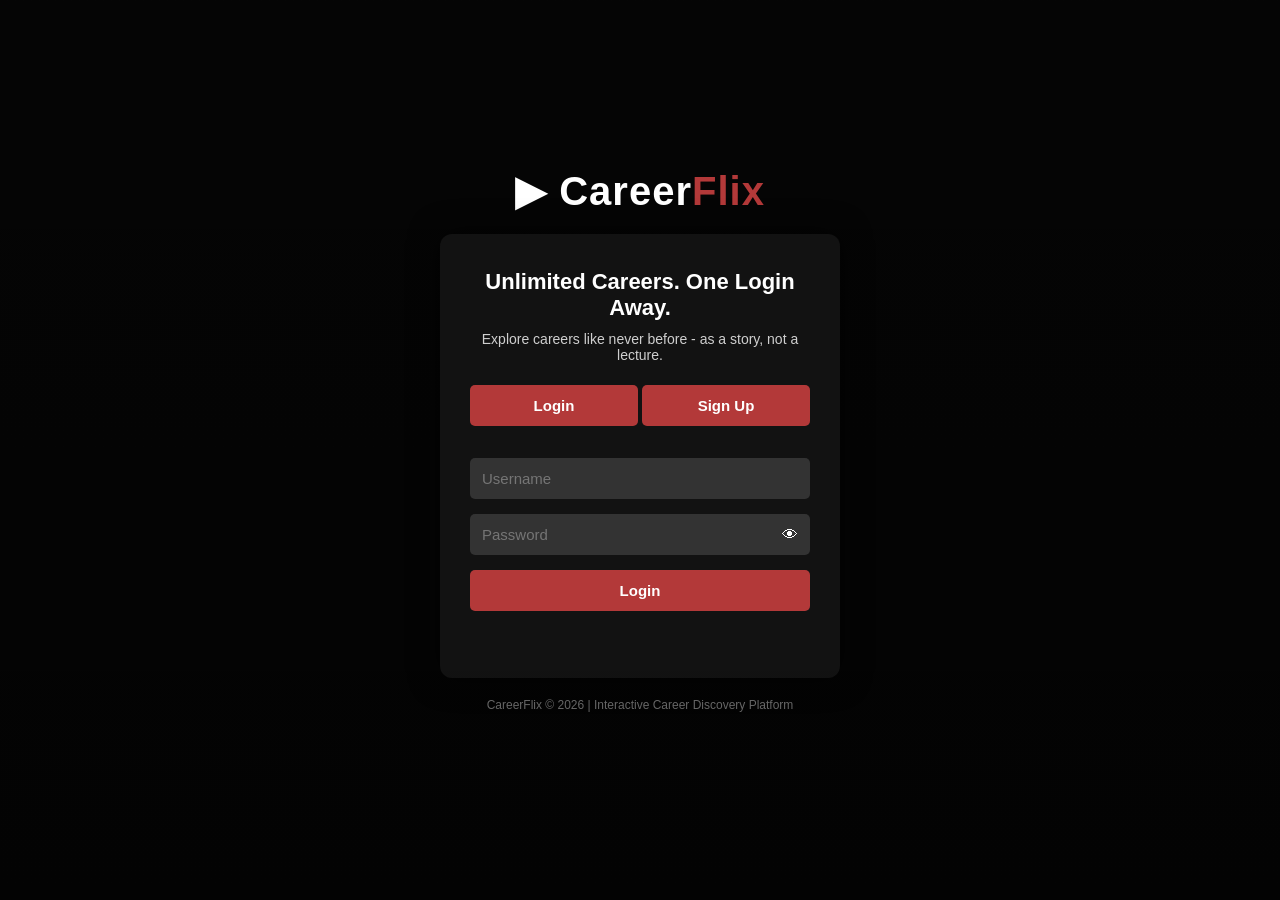
<file: index.html>
<!DOCTYPE html>
<html lang="en">
<head>
<meta charset="UTF-8" />
<title>CareerFlix - Login</title>
<link rel="stylesheet" href="style.css" />
</head>
<body class="login-body">

  <div class="login-top">
    <div class="logo big-logo">▶ Career<span>Flix</span></div>
  </div>

  <div class="login-box">
    <h2>Unlimited Careers. One Login Away.</h2>
    <p>Explore careers like never before - as a story, not a lecture.</p>

    <!-- Two tabs: Login and Sign Up. Clicking one shows its form,
         hides the other. Both forms live on this same page. -->
    <div class="auth-tabs">
      <button class="auth-tab active" id="loginTabBtn" onclick="switchTab('login')">Login</button>
      <button class="auth-tab" id="signupTabBtn" onclick="switchTab('signup')">Sign Up</button>
    </div>

    <!-- ---------- LOGIN FORM ---------- -->
    <div id="loginForm">
      <input type="text" id="loginUsername" placeholder="Username" autocomplete="off" />
      <div class="password-wrapper">
        <input type="password" id="loginPassword" placeholder="Password" autocomplete="new-password" />
        <span class="eye-icon" onclick="togglePasswordVisibility('loginPassword', this)">👁</span>
      </div>
      <button onclick="handleLogin()">Login</button>
    </div>

    <!-- ---------- SIGN UP FORM (hidden until tab is clicked) ---------- -->
    <div id="signupForm" style="display:none;">
      <input type="text" id="signupUsername" placeholder="Choose a username" autocomplete="off" />
      <input type="email" id="signupEmail" placeholder="Email address (must be @gmail.com)" autocomplete="off" />
      <div class="password-wrapper">
        <input type="password" id="signupPassword" placeholder="Password: 8+ chars, 1 capital, 1 number, 1 special" autocomplete="new-password" />
        <span class="eye-icon" onclick="togglePasswordVisibility('signupPassword', this)">👁</span>
      </div>
      <button onclick="handleSignup()">Create Account</button>
    </div>

    <p id="errorMsg" class="error"></p>
  </div>

  <footer>CareerFlix &copy; 2026 | Interactive Career Discovery Platform</footer>

  <script src="script.js"></script>
  <script>
    // Toggles a password field between hidden (••••) and visible text
    function togglePasswordVisibility(inputId, eyeSpan) {
      const input = document.getElementById(inputId);
      if (input.type === "password") {
        input.type = "text";
        eyeSpan.innerText = "🙈";
      } else {
        input.type = "password";
        eyeSpan.innerText = "👁";
      }
    }

    // Switches between the Login tab and the Sign Up tab
    function switchTab(tab) {
      document.getElementById("errorMsg").innerText = "";

      const isLogin = tab === "login";
      document.getElementById("loginForm").style.display = isLogin ? "block" : "none";
      document.getElementById("signupForm").style.display = isLogin ? "none" : "block";

      document.getElementById("loginTabBtn").classList.toggle("active", isLogin);
      document.getElementById("signupTabBtn").classList.toggle("active", !isLogin);
    }

    // Runs when "Login" button is clicked
    function handleLogin() {
      const username = document.getElementById("loginUsername").value.trim();
      const password = document.getElementById("loginPassword").value;

      if (username === "" || password === "") {
        document.getElementById("errorMsg").innerText = "Please fill in both fields.";
        return;
      }

      // loginExistingUser() is a function from script.js. It checks
      // the username/password against what was saved during Sign Up.
      const result = loginExistingUser(username, password);

      if (result.success) {
        window.location.href = "dashboard.html";
      } else {
        document.getElementById("errorMsg").innerText = result.message;
      }
    }

    // Runs when "Create Account" button is clicked
    function handleSignup() {
      const username = document.getElementById("signupUsername").value.trim();
      const email = document.getElementById("signupEmail").value.trim();
      const password = document.getElementById("signupPassword").value;

      if (username === "" || email === "" || password === "") {
        document.getElementById("errorMsg").innerText = "Please fill in all fields.";
        return;
      }

      // Email must be a Gmail address - checked using a Regular Expression (regex).
      // ^[^\s@]+   -> one or more characters that are NOT a space or @ symbol
      // @gmail\.com$ -> must end exactly with "@gmail.com"
      const gmailPattern = /^[^\s@]+@gmail\.com$/;
      if (!gmailPattern.test(email)) {
        document.getElementById("errorMsg").innerText = "Please use a valid Gmail address (must end with @gmail.com).";
        return;
      }

      // Password must be at least 8 characters, with at least:
      // - 1 uppercase letter   (?=.*[A-Z])
      // - 1 number             (?=.*[0-9])
      // - 1 special character  (?=.*[!@#$%^&*])
      const passwordPattern = /^(?=.*[A-Z])(?=.*[0-9])(?=.*[!@#$%^&*]).{8,}$/;
      if (!passwordPattern.test(password)) {
        document.getElementById("errorMsg").innerText =
          "Password must be at least 8 characters, with 1 capital letter, 1 number, and 1 special character (e.g. @, #, $, %, !, &, *).";
        return;
      }

      // signUpUser() is a function from script.js. It saves the new
      // account into LocalStorage (username, email, password).
      const result = signUpUser(username, email, password);

      if (result.success) {
        window.location.href = "dashboard.html";
      } else {
        document.getElementById("errorMsg").innerText = result.message;
      }
    }
  </script>

</body>
</html>
</file>
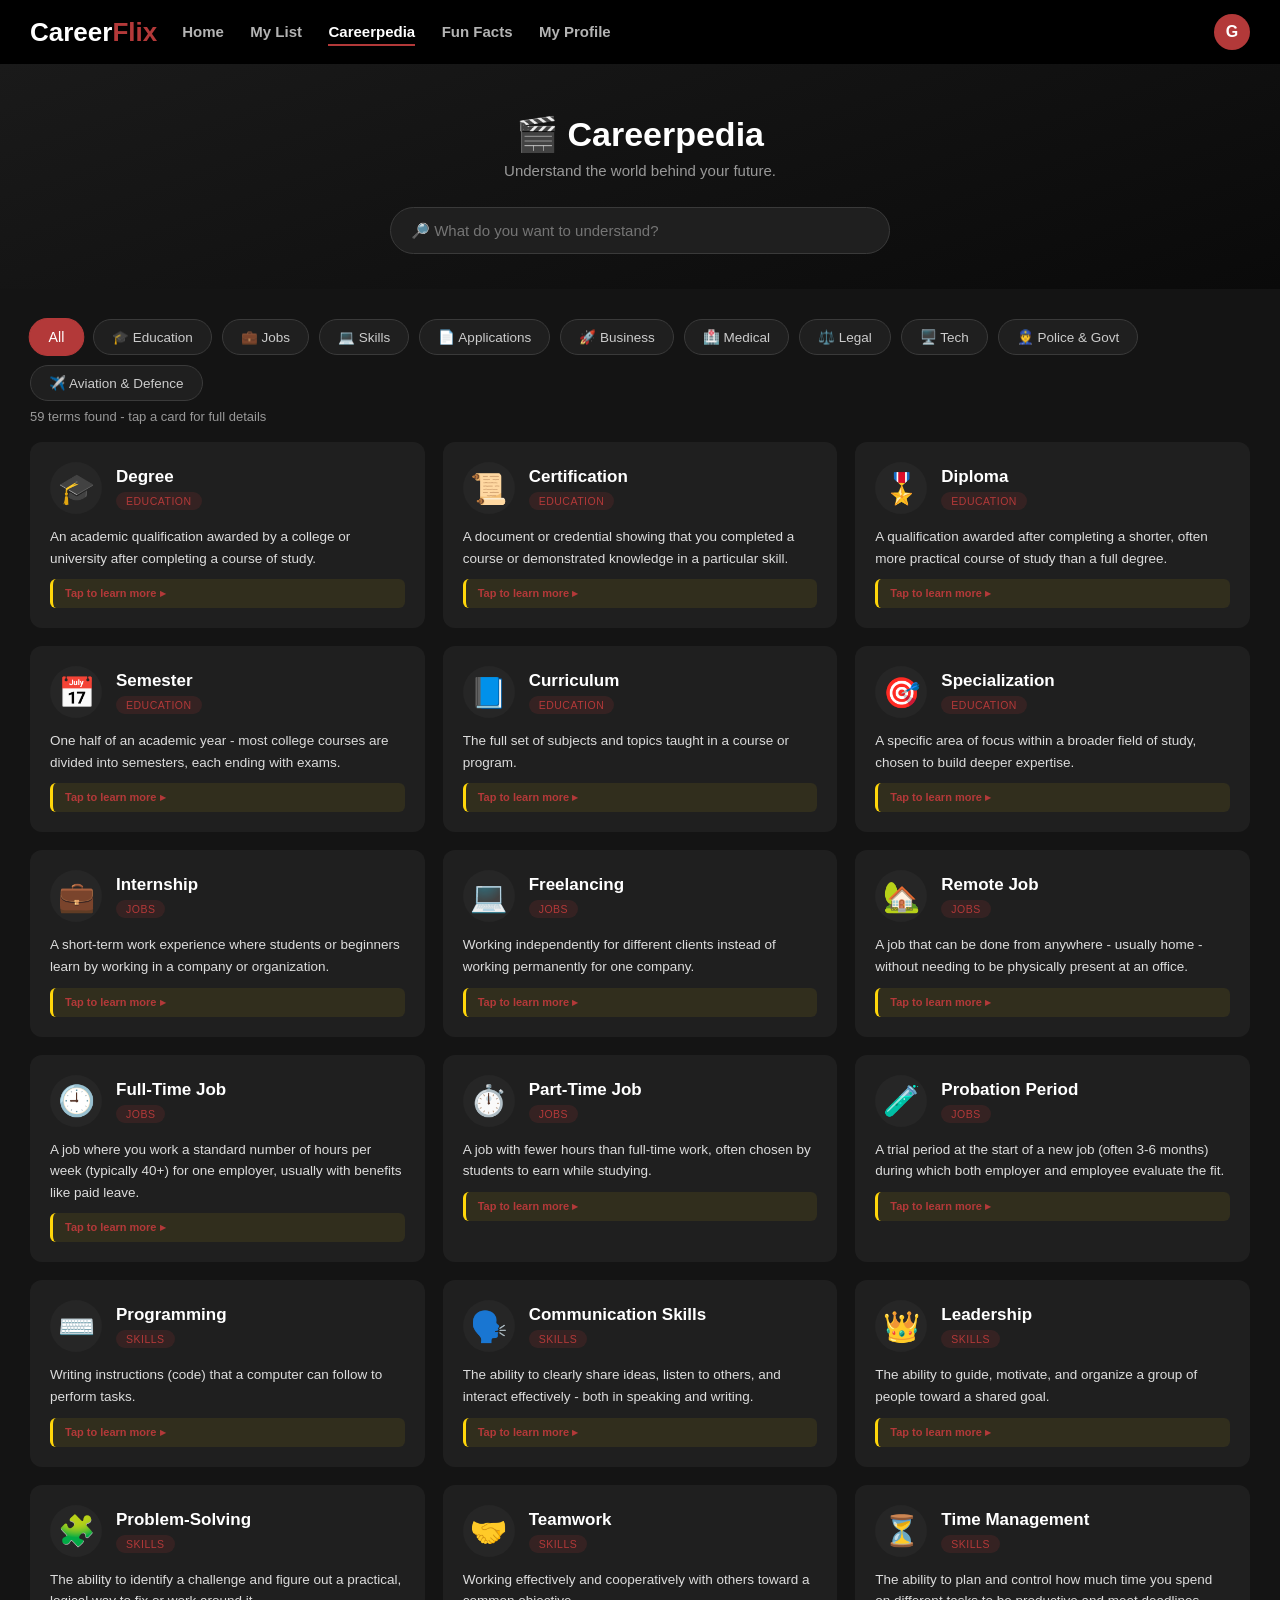
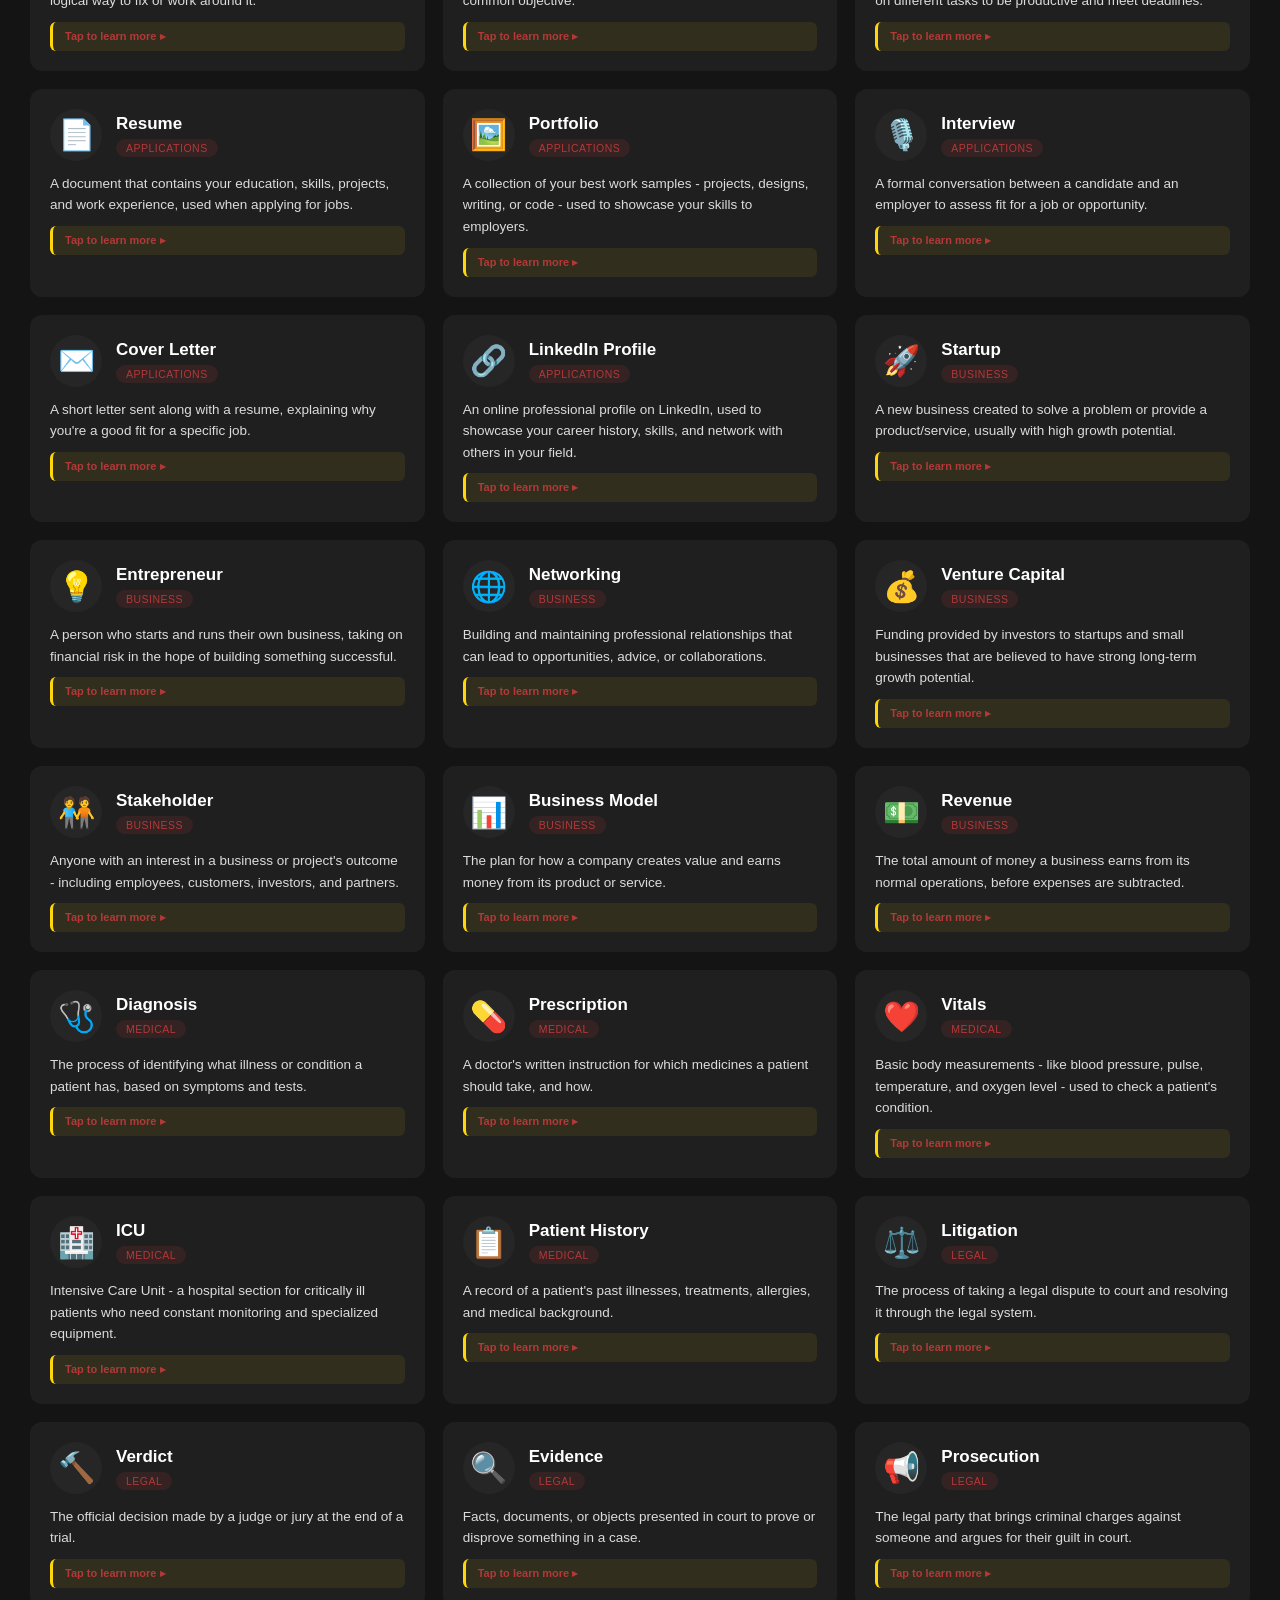
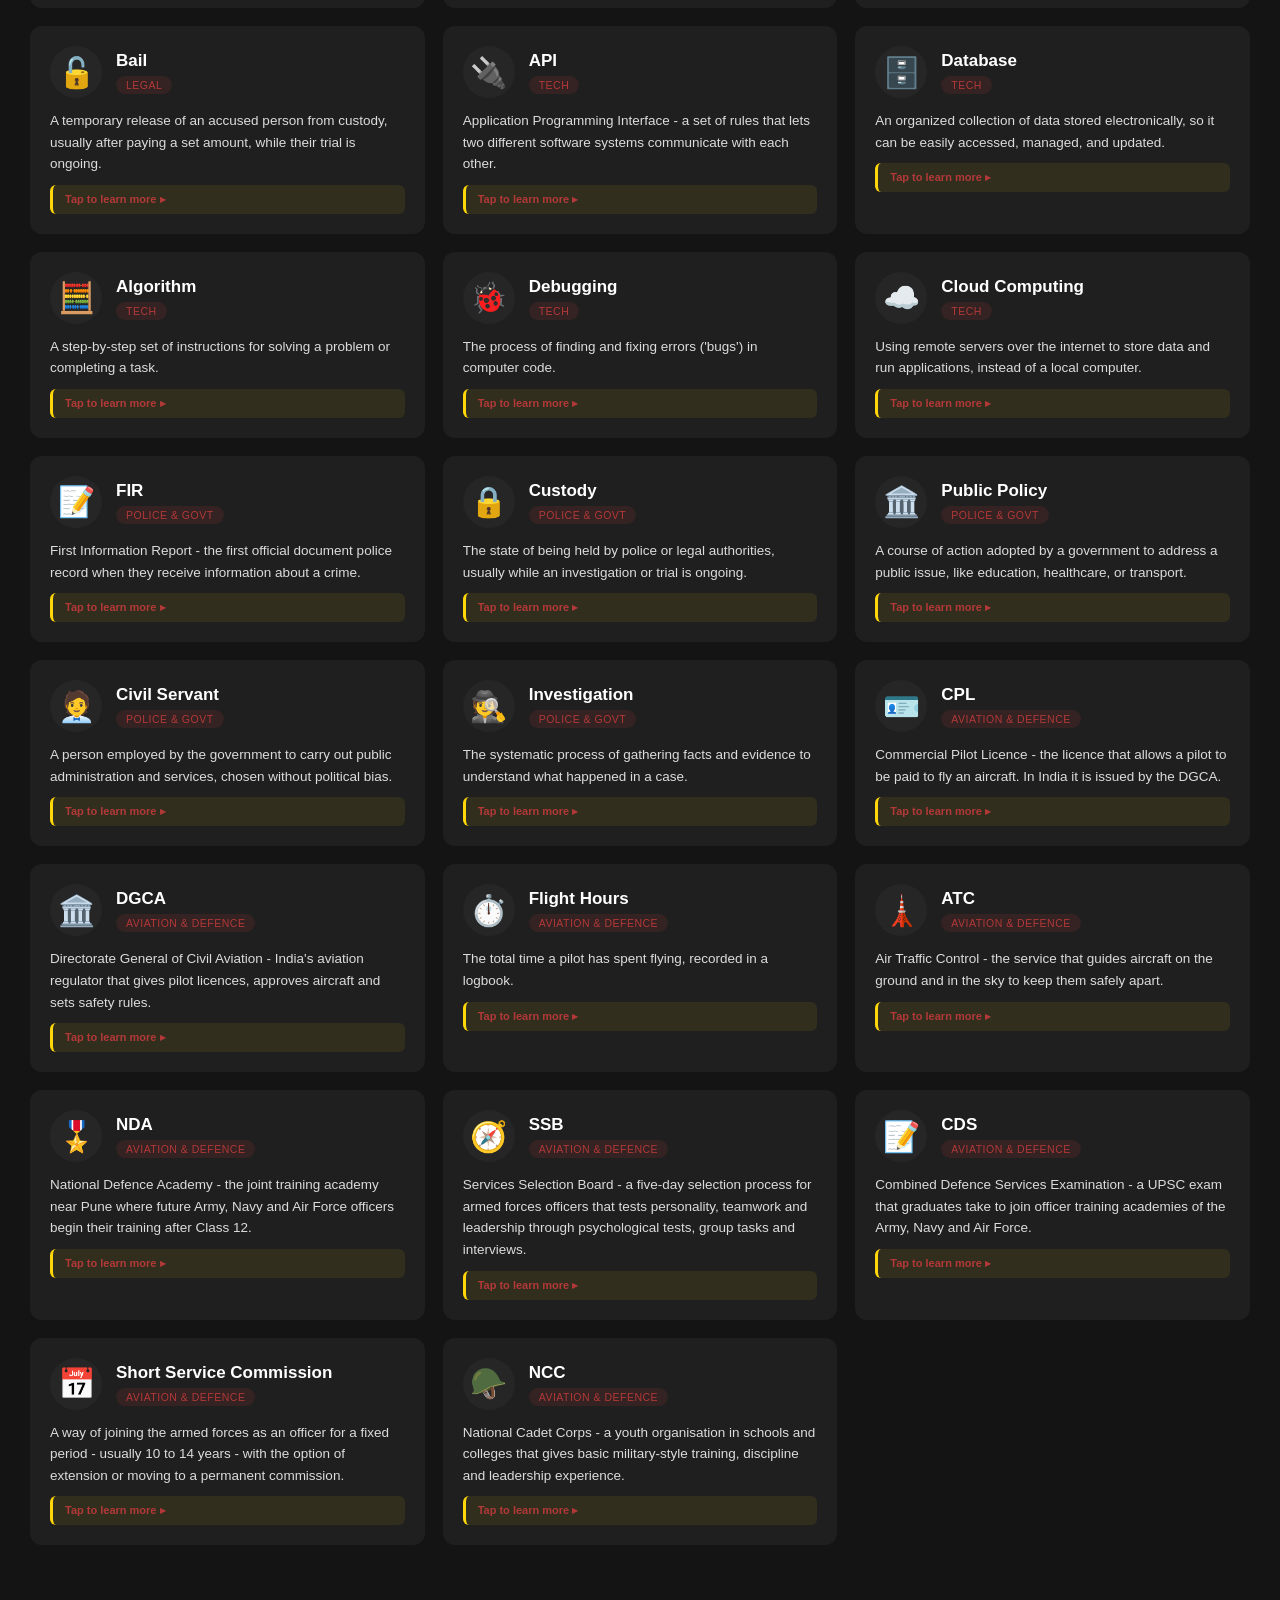
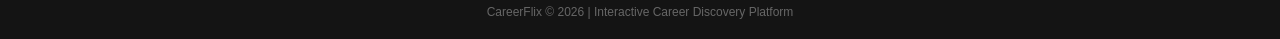
<file: careerpedia.html>
<!DOCTYPE html>
<html lang="en">
<head>
<meta charset="UTF-8" />
<title>CareerFlix - Careerpedia</title>
<link rel="stylesheet" href="style.css" />
</head>
<body>

  <nav class="navbar">
    <div class="logo">Career<span>Flix</span></div>
    <div class="nav-links">
      <a href="dashboard.html" class="nav-link">Home</a>
      <a href="mylist.html" class="nav-link">My List</a>
      <a href="careerpedia.html" class="nav-link active">Careerpedia</a>
      <a href="funfacts.html" class="nav-link">Fun Facts</a>
      <a href="profile.html" class="nav-link">My Profile</a>
    </div>
    <div class="account-area" onclick="toggleAccountMenu()">
      <div class="account-circle" id="accountCircle">G</div>
      <div class="account-menu" id="accountMenu">
        <p id="accountName">Guest</p>
        <button class="settings-btn" onclick="window.location.href='settings.html'">⚙ Settings</button>
        <button onclick="logoutUser()">Logout</button>
      </div>
    </div>
  </nav>

  <header class="pedia-hero">
    <h1>🎬 Careerpedia</h1>
    <p class="pedia-tagline">Understand the world behind your future.</p>
    <div class="pedia-search-box">
      <input type="text" id="pediaSearchInput" placeholder="🔎 What do you want to understand?" oninput="renderTerms()" />
    </div>
  </header>

  <main class="dashboard">
    <div class="pedia-categories" id="pediaCategories">
      <button class="pedia-chip active" data-category="All" onclick="selectCategory('All')">All</button>
      <button class="pedia-chip" data-category="Education" onclick="selectCategory('Education')">🎓 Education</button>
      <button class="pedia-chip" data-category="Jobs" onclick="selectCategory('Jobs')">💼 Jobs</button>
      <button class="pedia-chip" data-category="Skills" onclick="selectCategory('Skills')">💻 Skills</button>
      <button class="pedia-chip" data-category="Applications" onclick="selectCategory('Applications')">📄 Applications</button>
      <button class="pedia-chip" data-category="Business" onclick="selectCategory('Business')">🚀 Business</button>
      <button class="pedia-chip" data-category="Medical" onclick="selectCategory('Medical')">🏥 Medical</button>
      <button class="pedia-chip" data-category="Legal" onclick="selectCategory('Legal')">⚖️ Legal</button>
      <button class="pedia-chip" data-category="Tech" onclick="selectCategory('Tech')">🖥️ Tech</button>
      <button class="pedia-chip" data-category="Police & Govt" onclick="selectCategory('Police & Govt')">👮 Police & Govt</button>
      <button class="pedia-chip" data-category="Aviation & Defence" onclick="selectCategory('Aviation & Defence')">✈️ Aviation & Defence</button>
    </div>

    <p id="pediaResultCount" class="section-hint"></p>
    <div class="pedia-grid" id="pediaGrid"></div>
    <p id="pediaNoResults" style="display:none; text-align:center; color:#999; margin-top:30px;">No terms found matching your search.</p>
  </main>

  <!-- TERM DETAIL MODAL -->
  <div class="modal-overlay" id="termModalOverlay" style="display:none;" onclick="closeTermModalIfBackground(event)">
    <div class="facts-modal-box">
      <button class="modal-close" onclick="closeTermModal()">✕</button>
      <div class="facts-modal-content" style="padding-top:20px;">
        <p class="facts-modal-role" id="modalTermTitle">Term</p>
        <div class="facts-scroll-area" id="modalTermBody"></div>
      </div>
    </div>
  </div>

  <footer>CareerFlix &copy; 2026 | Interactive Career Discovery Platform</footer>

  <script src="script.js"></script>
  <script src="careerpedia.js"></script>
  <script>
    let selectedCategory = "All";

    window.onload = function () {
      const name = getUserName();
      document.getElementById("accountName").innerText = name;
      document.getElementById("accountCircle").innerText = name.charAt(0).toUpperCase();
      renderTerms();
    };

    function selectCategory(category) {
      selectedCategory = category;
      document.querySelectorAll(".pedia-chip").forEach(function (chip) {
        chip.classList.toggle("active", chip.dataset.category === category);
      });
      renderTerms();
    }

    // Filters by search text AND category, then draws one small
    // preview card per match. Full details only show in the modal.
    function renderTerms() {
      const query = document.getElementById("pediaSearchInput").value.toLowerCase().trim();
      const grid = document.getElementById("pediaGrid");
      grid.innerHTML = "";

      const filtered = careerpediaTerms.filter(function (t) {
        const matchesCategory = selectedCategory === "All" || t.category === selectedCategory;
        const matchesSearch = query === "" || t.term.toLowerCase().indexOf(query) !== -1 || t.meaning.toLowerCase().indexOf(query) !== -1;
        return matchesCategory && matchesSearch;
      });

      document.getElementById("pediaResultCount").innerText = filtered.length + (filtered.length === 1 ? " term" : " terms") + " found - tap a card for full details";
      document.getElementById("pediaNoResults").style.display = filtered.length === 0 ? "block" : "none";

      filtered.forEach(function (t) { grid.appendChild(buildPreviewCard(t)); });
    }

    // Small preview card - just icon, term, category, one-line teaser
    function buildPreviewCard(t) {
      const card = document.createElement("div");
      card.className = "pedia-card";
      card.onclick = function () { openTermModal(t); };
      card.innerHTML =
        '<div class="pedia-card-head">' +
        '  <span class="pedia-card-icon">' + t.icon + '</span>' +
        '  <div><h3>' + t.term + '</h3><span class="pedia-card-tag">' + t.category + '</span></div>' +
        '</div>' +
        '<p class="pedia-card-def">' + t.meaning + '</p>' +
        '<p class="pedia-card-tip">Tap to learn more ▸</p>';
      return card;
    }

    // Full detail modal: Meaning, Simple Words, Example, Why It Matters, Imagine This
    function openTermModal(t) {
      document.getElementById("modalTermTitle").innerText = t.icon + " " + t.term.toUpperCase();

      let html = "";
      html += "<p style='margin-bottom:14px;'><strong style='color:#ffd60a;'>📖 Meaning</strong><br>" + t.meaning + "</p>";
      if (t.simple) html += "<p style='margin-bottom:14px;'><strong style='color:#ffd60a;'>🗣️ In Simple Words</strong><br>" + t.simple + "</p>";
      if (t.example) html += "<p style='margin-bottom:14px;'><strong style='color:#ffd60a;'>💡 Example</strong><br>" + t.example + "</p>";
      if (t.list) {
        html += "<p style='margin-bottom:6px;'><strong style='color:#ffd60a;'>💡 Examples</strong></p><ul style='margin-bottom:14px;'>";
        t.list.forEach(function (item) { html += "<li>" + item + "</li>"; });
        html += "</ul>";
      }
      if (t.why) html += "<p style='margin-bottom:14px;'><strong style='color:#ffd60a;'>🎯 Why It Matters</strong><br>" + t.why + "</p>";
      if (t.imagine) html += "<p style='margin-bottom:14px;'><strong style='color:#ffd60a;'>🎬 Imagine This...</strong><br>" + t.imagine + "</p>";

      document.getElementById("modalTermBody").innerHTML = html;
      document.getElementById("termModalOverlay").style.display = "flex";
    }

    function closeTermModal() {
      document.getElementById("termModalOverlay").style.display = "none";
    }
    function closeTermModalIfBackground(event) {
      if (event.target.id === "termModalOverlay") closeTermModal();
    }

    function toggleAccountMenu() {
      const menu = document.getElementById("accountMenu");
      menu.style.display = (menu.style.display === "block") ? "none" : "block";
    }
  </script>

</body>
</html>
</file>
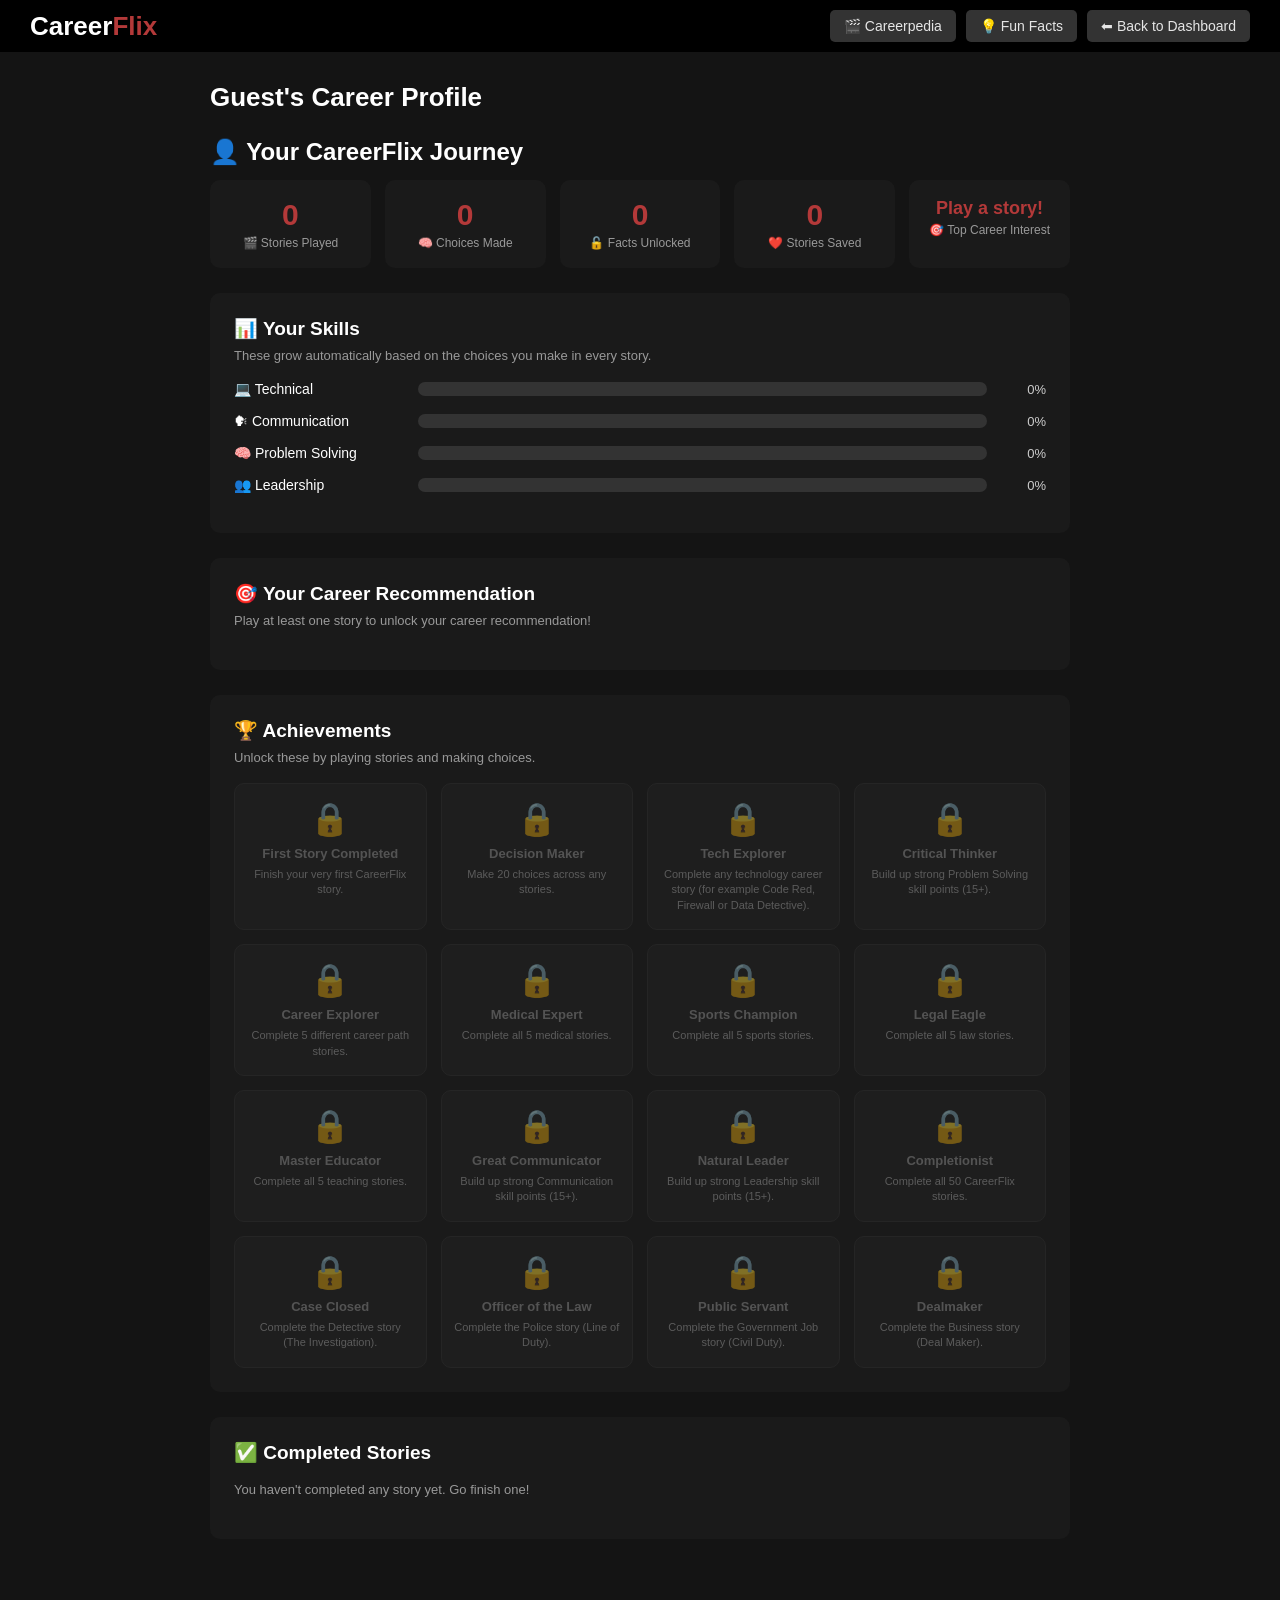
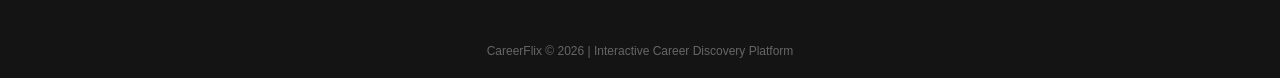
<file: profile.html>
<!DOCTYPE html>
<html lang="en">
<head>
<meta charset="UTF-8" />
<title>CareerFlix - My Profile</title>
<link rel="stylesheet" href="style.css" />
</head>
<body>

  <header class="top-bar">
    <div class="logo">Career<span>Flix</span></div>
    <div style="display:flex; gap:10px;">
      <a href="careerpedia.html" class="back-btn">🎬 Careerpedia</a>
      <a href="funfacts.html" class="back-btn">💡 Fun Facts</a>
      <a href="dashboard.html" class="back-btn">⬅ Back to Dashboard</a>
    </div>
  </header>

  <main class="profile-page">

    <h1 id="profileHeading">My Career Profile</h1>

    <!-- ================= YOUR CAREERFLIX JOURNEY ================= -->
    <h2 style="margin-bottom:14px;">👤 Your CareerFlix Journey</h2>
    <div class="journey-stats">
      <div class="journey-stat-box"><div class="num" id="journeyStories">0</div><div class="label">🎬 Stories Played</div></div>
      <div class="journey-stat-box"><div class="num" id="journeyChoices">0</div><div class="label">🧠 Choices Made</div></div>
      <div class="journey-stat-box"><div class="num" id="journeyFacts">0</div><div class="label">🔓 Facts Unlocked</div></div>
      <div class="journey-stat-box"><div class="num" id="journeySaved">0</div><div class="label">❤️ Stories Saved</div></div>
      <div class="journey-stat-box"><div class="num" id="journeyTop" style="font-size:18px;">-</div><div class="label">🎯 Top Career Interest</div></div>
    </div>


    <!-- ================= SKILLS METER ================= -->
    <section class="profile-section">
      <h2>📊 Your Skills</h2>
      <p class="section-hint">These grow automatically based on the choices you make in every story.</p>

      <div class="skill-row">
        <span class="skill-label">💻 Technical</span>
        <div class="skill-bar-bg"><div class="skill-bar-fill" id="barTechnical"></div></div>
        <span class="skill-percent" id="pctTechnical">0%</span>
      </div>

      <div class="skill-row">
        <span class="skill-label">🗣 Communication</span>
        <div class="skill-bar-bg"><div class="skill-bar-fill" id="barCommunication"></div></div>
        <span class="skill-percent" id="pctCommunication">0%</span>
      </div>

      <div class="skill-row">
        <span class="skill-label">🧠 Problem Solving</span>
        <div class="skill-bar-bg"><div class="skill-bar-fill" id="barProblemSolving"></div></div>
        <span class="skill-percent" id="pctProblemSolving">0%</span>
      </div>

      <div class="skill-row">
        <span class="skill-label">👥 Leadership</span>
        <div class="skill-bar-bg"><div class="skill-bar-fill" id="barLeadership"></div></div>
        <span class="skill-percent" id="pctLeadership">0%</span>
      </div>
    </section>

    <!-- ================= CAREER RECOMMENDATION ================= -->
    <section class="profile-section" id="careerSection">
      <h2>🎯 Your Career Recommendation</h2>
      <div id="careerContent">
        <p class="section-hint">Play at least one story to unlock your career recommendation!</p>
      </div>
    </section>

    <!-- ================= ACHIEVEMENTS ================= -->
    <section class="profile-section">
      <h2>🏆 Achievements</h2>
      <p class="section-hint">Unlock these by playing stories and making choices.</p>
      <div id="achievementsGrid" class="achievements-grid"></div>
    </section>

    <!-- ================= COMPLETED STORIES ================= -->
    <section class="profile-section">
      <h2>✅ Completed Stories</h2>
      <div id="completedList" class="poster-row"></div>
      <p id="noCompletedMsg" class="section-hint">You haven't completed any story yet. Go finish one!</p>
    </section>

  </main>

  <footer>CareerFlix &copy; 2026 | Interactive Career Discovery Platform</footer>

  <script src="script.js"></script>
  <script src="careerData.js"></script>
  <script>
    // Story titles + poster images, used to display the
    // "Completed Stories" row nicely.
    const storyDisplayInfo = {
      doctor:       { title: "Pulse Point", img: "https://images.pexels.com/photos/16571732/pexels-photo-16571732.jpeg?auto=compress&cs=tinysrgb&w=400" },
      cricketer:    { title: "The Final Over",   img: "https://images.pexels.com/photos/29881319/pexels-photo-29881319.jpeg?auto=compress&cs=tinysrgb&w=400" },
      it:           { title: "Code Red",     img: "https://images.pexels.com/photos/12899156/pexels-photo-12899156.jpeg?auto=compress&cs=tinysrgb&w=400" },
      law:          { title: "Truth on Trial",     img: "https://images.pexels.com/photos/34817075/pexels-photo-34817075.jpeg?auto=compress&cs=tinysrgb&w=400" },
      teaching:     { title: "The First Bell",    img: "https://images.pexels.com/photos/8423020/pexels-photo-8423020.jpeg?auto=compress&cs=tinysrgb&w=400" },
      paramedic:    { title: "Life on the Line", img: "https://images.pexels.com/photos/8943075/pexels-photo-8943075.jpeg?auto=compress&cs=tinysrgb&w=400" },
      footballer:   { title: "Final Whistle", img: "https://images.pexels.com/photos/32190734/pexels-photo-32190734.jpeg?auto=compress&cs=tinysrgb&w=400" },
      startup:      { title: "Built From Zero",   img: "https://images.pexels.com/photos/7413915/pexels-photo-7413915.jpeg?auto=compress&cs=tinysrgb&w=400" },
      corporatelaw: { title: "Hidden Clause",   img: "https://images.pexels.com/photos/5387258/pexels-photo-5387258.jpeg?auto=compress&cs=tinysrgb&w=400" },
      college:      { title: "Beyond the Lecture",  img: "https://images.pexels.com/photos/8199142/pexels-photo-8199142.jpeg?auto=compress&cs=tinysrgb&w=400" },
      police:       { title: "Line of Duty", img: "https://images.pexels.com/photos/23368428/pexels-photo-23368428.jpeg?auto=compress&cs=tinysrgb&w=400" },
      government:   { title: "Civil Duty", img: "https://images.pexels.com/photos/7821684/pexels-photo-7821684.jpeg?auto=compress&cs=tinysrgb&w=400" },
      business:     { title: "Deal Maker", img: "https://images.pexels.com/photos/6340621/pexels-photo-6340621.jpeg?auto=compress&cs=tinysrgb&w=400" },
      nurse:        { title: "Healing Hands", img: "https://images.pexels.com/photos/34185202/pexels-photo-34185202.jpeg?auto=compress&cs=tinysrgb&w=400" },
      basketball:   { title: "Fast Break", img: "https://images.pexels.com/photos/2874717/pexels-photo-2874717.jpeg?auto=compress&cs=tinysrgb&w=400" },
      cybersecurity:{ title: "Firewall", img: "https://images.pexels.com/photos/207580/pexels-photo-207580.jpeg?auto=compress&cs=tinysrgb&w=400" },
      detective:    { title: "The Investigation", img: "https://images.pexels.com/photos/10464475/pexels-photo-10464475.jpeg?auto=compress&cs=tinysrgb&w=400" },
      pilot:        { title: "Cleared for Takeoff", img: "https://images.pexels.com/photos/4269510/pexels-photo-4269510.jpeg?auto=compress&cs=tinysrgb&w=400" },
      airforce:     { title: "Wings of Honour", img: "https://images.pexels.com/photos/30698431/pexels-photo-30698431.jpeg?auto=compress&cs=tinysrgb&w=400" },
      defence:      { title: "The Last Convoy", img: "https://images.pexels.com/photos/11874071/pexels-photo-11874071.jpeg?auto=compress&cs=tinysrgb&w=400" },
      counsellor: { title: "The Quiet Bench", img: "https://images.pexels.com/photos/23496574/pexels-photo-23496574.jpeg?auto=compress&cs=tinysrgb&w=400" },
      clinicalpsy: { title: "Mind Matters", img: "https://images.pexels.com/photos/5699471/pexels-photo-5699471.jpeg?auto=compress&cs=tinysrgb&w=400" },
      childpsy: { title: "Little Voices", img: "https://images.pexels.com/photos/8654102/pexels-photo-8654102.jpeg?auto=compress&cs=tinysrgb&w=400" },
      sportspsych: { title: "Pressure Point", img: "https://images.pexels.com/photos/9559290/pexels-photo-9559290.jpeg?auto=compress&cs=tinysrgb&w=400" },
      forensicpsy: { title: "The Honest Witness", img: "https://images.pexels.com/photos/5699431/pexels-photo-5699431.jpeg?auto=compress&cs=tinysrgb&w=400" },
      atc: { title: "Tower Control", img: "https://images.pexels.com/photos/7899923/pexels-photo-7899923.jpeg?auto=compress&cs=tinysrgb&w=400" },
      navy: { title: "Deep Blue Watch", img: "https://images.pexels.com/photos/18959222/pexels-photo-18959222.jpeg?auto=compress&cs=tinysrgb&w=400" },
      datascience: { title: "Data Detective", img: "https://images.pexels.com/photos/669614/pexels-photo-669614.jpeg?auto=compress&cs=tinysrgb&w=400" },
      appdev: { title: "Launch Day", img: "https://images.pexels.com/photos/5474282/pexels-photo-5474282.jpeg?auto=compress&cs=tinysrgb&w=400" },
      athlete: { title: "Photo Finish", img: "https://images.pexels.com/photos/5274777/pexels-photo-5274777.jpeg?auto=compress&cs=tinysrgb&w=400" },
      tennis: { title: "Match Point", img: "https://images.pexels.com/photos/5739161/pexels-photo-5739161.jpeg?auto=compress&cs=tinysrgb&w=400" },
      surgeon: { title: "Steady Hands", img: "https://images.pexels.com/photos/6291246/pexels-photo-6291246.jpeg?auto=compress&cs=tinysrgb&w=400" },
      pharmacist: { title: "Right Dose", img: "https://images.pexels.com/photos/10827916/pexels-photo-10827916.jpeg?auto=compress&cs=tinysrgb&w=400" },
      judge: { title: "The Last Verdict", img: "https://images.pexels.com/photos/6077326/pexels-photo-6077326.jpeg?auto=compress&cs=tinysrgb&w=400" },
      legalaid: { title: "Voice for Many", img: "https://images.pexels.com/photos/8112166/pexels-photo-8112166.jpeg?auto=compress&cs=tinysrgb&w=400" },
      cyberlaw: { title: "Cyber Court", img: "https://images.pexels.com/photos/37732186/pexels-photo-37732186.jpeg?auto=compress&cs=tinysrgb&w=400" },
      specialedu: { title: "Every Child Counts", img: "https://images.pexels.com/photos/18395403/pexels-photo-18395403.jpeg?auto=compress&cs=tinysrgb&w=400" },
      principal: { title: "The Principal's Office", img: "https://images.pexels.com/photos/18931270/pexels-photo-18931270.jpeg?auto=compress&cs=tinysrgb&w=400" },
      coachmentor: { title: "The Toppers' Batch", img: "https://images.pexels.com/photos/31367512/pexels-photo-31367512.jpeg?auto=compress&cs=tinysrgb&w=400" },
      cybercell: { title: "Trace the Signal", img: "https://images.pexels.com/photos/5380618/pexels-photo-5380618.jpeg?auto=compress&cs=tinysrgb&w=400" },
      forensic: { title: "Trace Evidence", img: "https://images.pexels.com/photos/10481251/pexels-photo-10481251.jpeg?auto=compress&cs=tinysrgb&w=400" },
      nightbeat: { title: "Night Beat", img: "https://images.pexels.com/photos/7785075/pexels-photo-7785075.jpeg?auto=compress&cs=tinysrgb&w=400" },
      railways: { title: "Right on Track", img: "https://images.pexels.com/photos/10662882/pexels-photo-10662882.jpeg?auto=compress&cs=tinysrgb&w=400" },
      forestofficer: { title: "Green Warden", img: "https://images.pexels.com/photos/18691540/pexels-photo-18691540.jpeg?auto=compress&cs=tinysrgb&w=400" },
      taxofficer: { title: "Tax Trail", img: "https://images.pexels.com/photos/669615/pexels-photo-669615.jpeg?auto=compress&cs=tinysrgb&w=400" },
      customs: { title: "Green Channel", img: "https://images.pexels.com/photos/1815388/pexels-photo-1815388.jpeg?auto=compress&cs=tinysrgb&w=400" },
      finance: { title: "Market Open", img: "https://images.pexels.com/photos/669621/pexels-photo-669621.jpeg?auto=compress&cs=tinysrgb&w=400" },
      ca: { title: "Balance Sheet", img: "https://images.pexels.com/photos/669612/pexels-photo-669612.jpeg?auto=compress&cs=tinysrgb&w=400" },
      marketing: { title: "Brand New", img: "https://images.pexels.com/photos/6914421/pexels-photo-6914421.jpeg?auto=compress&cs=tinysrgb&w=400" },
      hr: { title: "People First", img: "https://images.pexels.com/photos/8428076/pexels-photo-8428076.jpeg?auto=compress&cs=tinysrgb&w=400" }
    };

    window.onload = function () {
      document.getElementById("profileHeading").innerText = getUserName() + "'s Career Profile";
      renderJourneyStats();

      renderSkillsBars();
      renderCareerRecommendation();
      renderAchievements();
      renderCompletedStories();
    };

    // ---------------------------------------------------
    // Shows the 4 skill bars. Each bar's WIDTH is set as a
    // percentage of the total points earned across all 4 skills
    // combined - this way the bars always add visual meaning even
    // as the numbers keep growing the more stories you play.
    // ---------------------------------------------------
    // ---------------------------------------------------
    // Fills in the "Your CareerFlix Journey" stat boxes using
    // data already tracked in LocalStorage (no new storage needed)
    // ---------------------------------------------------
    function renderJourneyStats() {
      const completed = getCompletedStories();
      const skills = getSkills();
      const wishlist = getWishlist();

      document.getElementById("journeyStories").innerText = completed.length;
      document.getElementById("journeyChoices").innerText = getChoiceCount();
      document.getElementById("journeyFacts").innerText = completed.length * 10;
      document.getElementById("journeySaved").innerText = wishlist.length;

      const topLabels = {
        technical: "Technology 💻",
        communication: "Communication 🗣️",
        problemSolving: "Problem Solving 🧠",
        leadership: "Leadership 👑"
      };
      const totalSkillPoints = skills.technical + skills.communication + skills.problemSolving + skills.leadership;
      if (totalSkillPoints === 0) {
        document.getElementById("journeyTop").innerText = "Play a story!";
      } else {
        const topSkill = Object.entries(skills).sort(function (a, b) { return b[1] - a[1]; })[0][0];
        document.getElementById("journeyTop").innerText = topLabels[topSkill];
      }
    }

    function renderSkillsBars() {
      const skills = getSkills();  // function from script.js

      const total = skills.technical + skills.communication +
                    skills.problemSolving + skills.leadership;

      // Avoid dividing by zero if no story has been played yet
      const safeTotal = total === 0 ? 1 : total;

      setSkillBar("Technical", skills.technical, safeTotal);
      setSkillBar("Communication", skills.communication, safeTotal);
      setSkillBar("ProblemSolving", skills.problemSolving, safeTotal);
      setSkillBar("Leadership", skills.leadership, safeTotal);
    }

    // Sets one skill bar's width and percentage label
    function setSkillBar(skillName, value, total) {
      const percent = Math.round((value / total) * 100);
      document.getElementById("bar" + skillName).style.width = percent + "%";
      document.getElementById("pct" + skillName).innerText = percent + "%";
    }

    // ---------------------------------------------------
    // Uses careerData.js's getCareerRecommendation() function to
    // find the best-matching career archetype for this user's
    // current skill totals, and displays all its details.
    // ---------------------------------------------------
    function renderCareerRecommendation() {
      const skills = getSkills();
      const totalPoints = skills.technical + skills.communication +
                           skills.problemSolving + skills.leadership;

      // If the user hasn't played anything yet, keep the placeholder message
      if (totalPoints === 0) return;

      const career = getCareerRecommendation(skills);
      const container = document.getElementById("careerContent");

      let html = "";
      html += "<h3 class='career-title'>" + career.title + "</h3>";
      html += "<p class='career-desc'>" + career.description + "</p>";

      html += "<div class='career-grid'>";
      html += careerListBlock("Suitable Careers", career.suitableCareers);
      html += careerListBlock("Required Skills", career.requiredSkills);
      html += careerListBlock("Courses / Degrees", career.coursesOrDegrees);
      html += careerListBlock("Entry-Level Jobs", career.entryLevelJobs);
      html += "</div>";

      html += "<p class='salary-line'><strong>Approximate Salary Range:</strong> " + career.salaryRange + "</p>";

      html += careerListBlock("What To Learn Next", career.whatToLearnNext);

      container.innerHTML = html;
    }

    // Builds one small "card" of a titled bullet list, used
    // repeatedly above for the different career info sections.
    function careerListBlock(title, items) {
      let html = "<div class='career-block'><h4>" + title + "</h4><ul>";
      items.forEach(function (item) {
        html += "<li>" + item + "</li>";
      });
      html += "</ul></div>";
      return html;
    }

    // ---------------------------------------------------
    // Shows all 5 achievement badges - unlocked ones in full
    // color, locked ones grayed out with a lock icon.
    // getAchievements() (from script.js) works out which ones are
    // unlocked fresh every time, based on current stats.
    // ---------------------------------------------------
    function renderAchievements() {
      const achievements = getAchievements();
      const grid = document.getElementById("achievementsGrid");

      grid.innerHTML = "";

      achievements.forEach(function (badge) {
        const card = document.createElement("div");
        card.className = "badge-card" + (badge.unlocked ? " unlocked" : " locked");
        card.innerHTML =
          '<div class="badge-icon">' + (badge.unlocked ? badge.icon : "🔒") + '</div>' +
          '<div class="badge-title">' + badge.title + '</div>' +
          '<div class="badge-desc">' + badge.description + '</div>';
        grid.appendChild(card);
      });
    }

    // ---------------------------------------------------
    // Shows a poster card for every story the user has completed
    // ---------------------------------------------------
    function renderCompletedStories() {
      const completed = getCompletedStories();  // function from script.js
      const listDiv = document.getElementById("completedList");

      if (completed.length === 0) {
        document.getElementById("noCompletedMsg").style.display = "block";
        return;
      }

      document.getElementById("noCompletedMsg").style.display = "none";

      completed.forEach(function (storyId) {
        const info = storyDisplayInfo[storyId];
        if (!info) return;

        const card = document.createElement("div");
        card.className = "poster-card";
        card.onclick = function () { window.location.href = "story.html?story=" + storyId; };
        card.innerHTML =
          '<img src="' + info.img + '" alt="' + info.title + '" />' +
          '<div class="poster-info"><h3>' + info.title + '</h3><p>✅ Completed - Play Again</p></div>';

        listDiv.appendChild(card);
      });
    }
  </script>

</body>
</html>
</file>
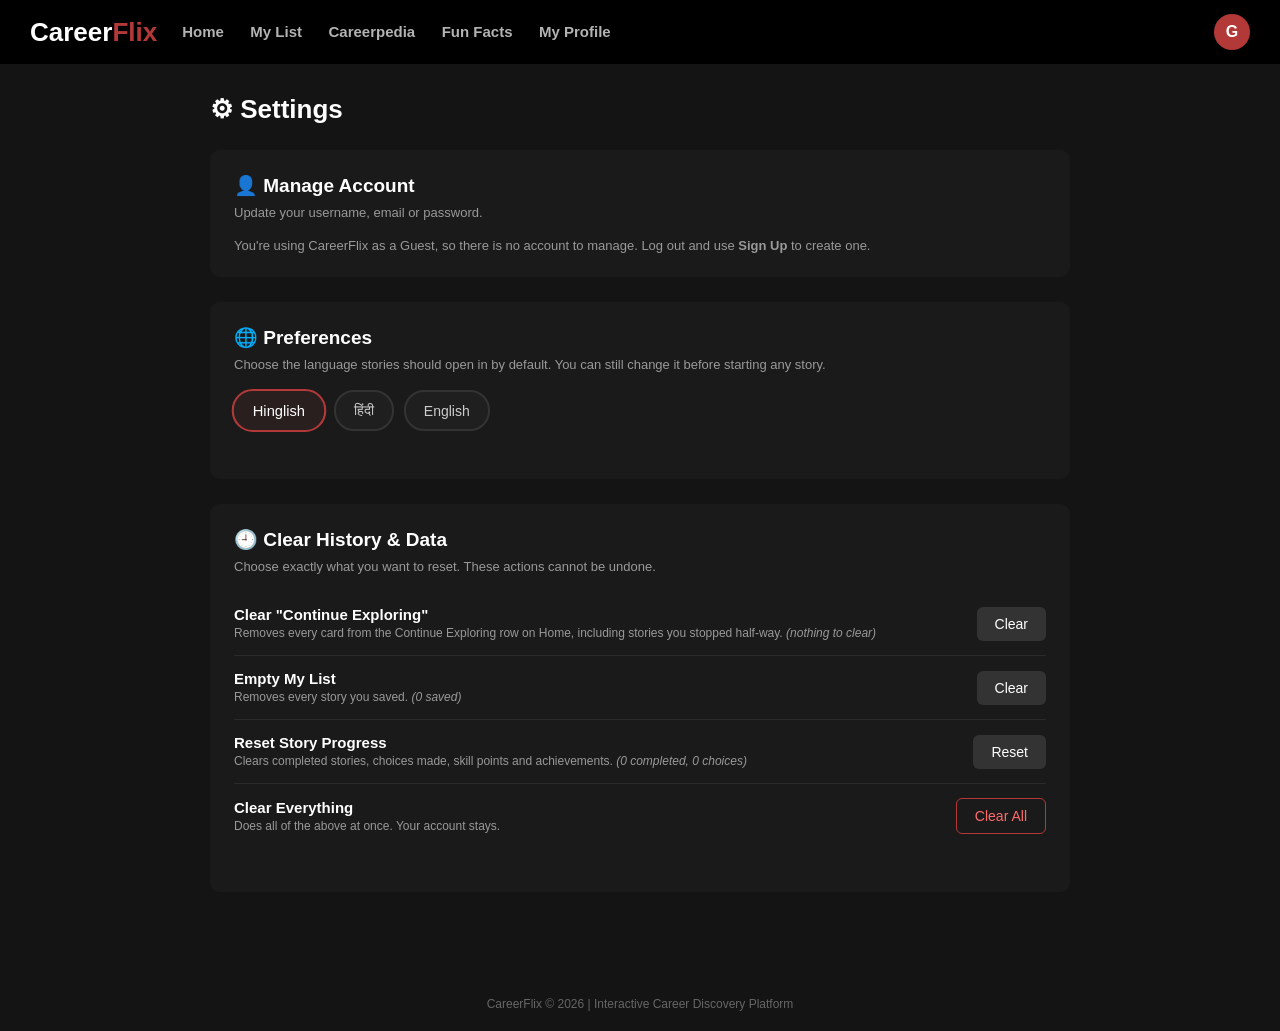
<file: settings.html>
<!DOCTYPE html>
<html lang="en">
<head>
<meta charset="UTF-8" />
<title>CareerFlix - Settings</title>
<link rel="stylesheet" href="style.css" />
</head>
<body>

  <!-- ===================== NAVBAR ===================== -->
  <nav class="navbar">
    <div class="logo">Career<span>Flix</span></div>

    <div class="nav-links">
      <a href="dashboard.html" class="nav-link">Home</a>
      <a href="mylist.html" class="nav-link">My List</a>
      <a href="careerpedia.html" class="nav-link">Careerpedia</a>
      <a href="funfacts.html" class="nav-link">Fun Facts</a>
      <a href="profile.html" class="nav-link">My Profile</a>
    </div>

    <div class="account-area" onclick="toggleAccountMenu()">
      <div class="account-circle" id="accountCircle">G</div>
      <div class="account-menu" id="accountMenu">
        <p id="accountName">Guest</p>
        <button class="settings-btn" onclick="window.location.href='settings.html'">⚙ Settings</button>
        <button onclick="logoutUser()">Logout</button>
      </div>
    </div>
  </nav>

  <main class="profile-page">

    <h1>⚙ Settings</h1>

    <!-- ================= MANAGE ACCOUNT ================= -->
    <section class="profile-section">
      <h2>👤 Manage Account</h2>
      <p class="section-hint">Update your username, email or password.</p>

      <!-- Shown only when the user is browsing as a Guest -->
      <p id="guestNote" class="section-hint" style="display:none; margin-bottom:0;">
        You're using CareerFlix as a Guest, so there is no account to manage. Log out and use
        <strong>Sign Up</strong> to create one.
      </p>

      <div id="accountBox" style="display:none;">
        <div class="account-info">
          <div><small>Username</small><span id="infoUsername"></span></div>
          <div><small>Email</small><span id="infoEmail"></span></div>
        </div>

        <h3 class="settings-sub">Change Username</h3>
        <div class="settings-form">
          <label for="newUsername">New username</label>
          <input type="text" id="newUsername" class="settings-input" placeholder="Enter new username" />
          <div><button class="s-btn" onclick="handleChangeUsername()">Update Username</button></div>
          <p class="s-msg" id="usernameMsg"></p>
        </div>

        <h3 class="settings-sub">Change Email</h3>
        <div class="settings-form">
          <label for="newEmail">New Gmail address</label>
          <input type="email" id="newEmail" class="settings-input" placeholder="yourname@gmail.com" />
          <div><button class="s-btn" onclick="handleChangeEmail()">Update Email</button></div>
          <p class="s-msg" id="emailMsg"></p>
        </div>

        <h3 class="settings-sub">Change Password</h3>
        <div class="settings-form" style="margin-bottom:0;">
          <label for="currentPassword">Current password</label>
          <input type="password" id="currentPassword" class="settings-input" />
          <label for="newPassword">New password</label>
          <input type="password" id="newPassword" class="settings-input" />
          <label for="confirmPassword">Confirm new password</label>
          <input type="password" id="confirmPassword" class="settings-input" />
          <div><button class="s-btn" onclick="handleChangePassword()">Update Password</button></div>
          <p class="s-msg" id="passwordMsg"></p>
        </div>
      </div>
    </section>

    <!-- ================= PREFERENCES ================= -->
    <section class="profile-section">
      <h2>🌐 Preferences</h2>
      <p class="section-hint">Choose the language stories should open in by default. You can still change it before starting any story.</p>

      <div class="language-buttons">
        <button class="lang-btn" id="langHinglishBtn" onclick="chooseLanguage('hinglish')">Hinglish</button>
        <button class="lang-btn" id="langHindiBtn" onclick="chooseLanguage('hindi')">हिंदी</button>
        <button class="lang-btn" id="langEnglishBtn" onclick="chooseLanguage('english')">English</button>
      </div>
      <p class="s-msg" id="languageMsg"></p>
    </section>

    <!-- ================= CLEAR HISTORY & DATA ================= -->
    <section class="profile-section">
      <h2>🕘 Clear History &amp; Data</h2>
      <p class="section-hint">Choose exactly what you want to reset. These actions cannot be undone.</p>

      <div class="settings-row">
        <div class="settings-row-text">
          <strong>Clear "Continue Exploring"</strong>
          <span>Removes every card from the Continue Exploring row on Home, including stories you stopped half-way. <em id="sumLastPlayed"></em></span>
        </div>
        <button class="s-btn secondary" onclick="handleClear('lastplayed')">Clear</button>
      </div>

      <div class="settings-row">
        <div class="settings-row-text">
          <strong>Empty My List</strong>
          <span>Removes every story you saved. <em id="sumSaved"></em></span>
        </div>
        <button class="s-btn secondary" onclick="handleClear('wishlist')">Clear</button>
      </div>

      <div class="settings-row">
        <div class="settings-row-text">
          <strong>Reset Story Progress</strong>
          <span>Clears completed stories, choices made, skill points and achievements. <em id="sumProgress"></em></span>
        </div>
        <button class="s-btn secondary" onclick="handleClear('progress')">Reset</button>
      </div>

      <div class="settings-row">
        <div class="settings-row-text">
          <strong>Clear Everything</strong>
          <span>Does all of the above at once. Your account stays.</span>
        </div>
        <button class="s-btn danger" onclick="handleClear('all')">Clear All</button>
      </div>

      <p class="s-msg" id="clearMsg"></p>
    </section>

    <!-- ================= DELETE ACCOUNT ================= -->
    <section class="profile-section danger-zone" id="dangerSection" style="display:none;">
      <h2>⚠ Delete Account</h2>
      <p class="section-hint">
        This permanently deletes your account and all saved progress on this browser. Enter your password to confirm.
      </p>
      <div class="settings-form" style="margin-bottom:0;">
        <input type="password" id="deletePassword" class="settings-input" placeholder="Your password" />
        <div><button class="s-btn danger" onclick="handleDeleteAccount()">Delete My Account</button></div>
        <p class="s-msg" id="deleteMsg"></p>
      </div>
    </section>

  </main>

  <footer>CareerFlix &copy; 2026 | Interactive Career Discovery Platform</footer>

  <script src="script.js"></script>
  <script>
    // Same page load pattern as the other pages: show the user's
    // name/initial in the top-right account circle, then fill the page.
    window.onload = function () {
      updateNavAccount();
      renderAccount();
      highlightLanguage();
      renderDataSummary();
    };

    function updateNavAccount() {
      const name = getUserName();
      document.getElementById("accountName").innerText = name;
      document.getElementById("accountCircle").innerText = name.charAt(0).toUpperCase();
    }

    // Show/hide the small account dropdown menu
    function toggleAccountMenu() {
      const menu = document.getElementById("accountMenu");
      menu.style.display = (menu.style.display === "block") ? "none" : "block";
    }

    // Small helper: shows a green (success) or red (error) message
    // under a section using the { success, message } result object.
    function showMsg(elementId, result) {
      const el = document.getElementById(elementId);
      el.className = "s-msg " + (result.success ? "ok" : "err");
      el.textContent = result.message;
    }

    // ---------------------------------------------------
    // MANAGE ACCOUNT
    // ---------------------------------------------------
    function renderAccount() {
      const account = getCurrentAccount();   // from script.js (null for Guests)

      document.getElementById("guestNote").style.display = account ? "none" : "block";
      document.getElementById("accountBox").style.display = account ? "block" : "none";
      document.getElementById("dangerSection").style.display = account ? "block" : "none";

      if (account) {
        document.getElementById("infoUsername").textContent = account.username;
        document.getElementById("infoEmail").textContent = account.email;
      }
    }

    function handleChangeUsername() {
      const input = document.getElementById("newUsername");
      const result = changeUsername(input.value);
      showMsg("usernameMsg", result);
      if (result.success) {
        input.value = "";
        updateNavAccount();
        renderAccount();
      }
    }

    function handleChangeEmail() {
      const input = document.getElementById("newEmail");
      const result = changeEmail(input.value);
      showMsg("emailMsg", result);
      if (result.success) {
        input.value = "";
        renderAccount();
      }
    }

    function handleChangePassword() {
      const result = changePassword(
        document.getElementById("currentPassword").value,
        document.getElementById("newPassword").value,
        document.getElementById("confirmPassword").value
      );
      showMsg("passwordMsg", result);
      if (result.success) {
        document.getElementById("currentPassword").value = "";
        document.getElementById("newPassword").value = "";
        document.getElementById("confirmPassword").value = "";
      }
    }

    // ---------------------------------------------------
    // PREFERENCES - default story language
    // ---------------------------------------------------
    function highlightLanguage() {
      const lang = getPreferredLanguage();
      document.getElementById("langHinglishBtn").classList.toggle("active", lang === "hinglish");
      document.getElementById("langHindiBtn").classList.toggle("active", lang === "hindi");
      document.getElementById("langEnglishBtn").classList.toggle("active", lang === "english");
    }

    function chooseLanguage(lang) {
      savePreferredLanguage(lang);
      highlightLanguage();
      showMsg("languageMsg", { success: true, message: "Default story language saved." });
    }

    // ---------------------------------------------------
    // CLEAR HISTORY & DATA
    // ---------------------------------------------------

    // Shows small live counts next to each clear option
    function renderDataSummary() {
      const continueCount = getContinueItems().length;
      document.getElementById("sumLastPlayed").textContent =
        continueCount > 0 ? "(" + continueCount + " on the row)" : "(nothing to clear)";

      const saved = getWishlist().length;
      document.getElementById("sumSaved").textContent = "(" + saved + " saved)";

      document.getElementById("sumProgress").textContent =
        "(" + getCompletedStories().length + " completed, " + getChoiceCount() + " choices)";
    }

    function handleClear(kind) {
      const questions = {
        lastplayed: "Clear your \"Continue Exploring\" history?",
        wishlist:   "Remove all stories from My List?",
        progress:   "Reset all story progress, skill points and achievements?",
        all:        "Clear ALL history, My List and story progress? This cannot be undone."
      };

      if (!confirm(questions[kind])) return;

      if (kind === "lastplayed") clearLastPlayed();
      if (kind === "wishlist")   clearWishlist();
      if (kind === "progress")   clearStoryProgress();
      if (kind === "all")        clearAllProgress();

      renderDataSummary();
      showMsg("clearMsg", { success: true, message: "Done - your data has been cleared." });
    }

    // ---------------------------------------------------
    // DELETE ACCOUNT
    // ---------------------------------------------------
    function handleDeleteAccount() {
      const account = getCurrentAccount();
      if (!account) return;

      const typed = document.getElementById("deletePassword").value;
      if (getAllUsers()[account.username].password !== typed) {
        showMsg("deleteMsg", { success: false, message: "Incorrect password." });
        return;
      }

      if (!confirm("Delete your account permanently? All your progress will be lost.")) return;

      deleteAccount();                        // from script.js
      window.location.href = "index.html";    // back to login
    }
  </script>

</body>
</html>
</file>
<file: style.css>
/* ===============================================
   style.css
   Netflix-style dark theme for CareerFlix
   =============================================== */

* {
  margin: 0;
  padding: 0;
  box-sizing: border-box;
  font-family: 'Segoe UI', Arial, sans-serif;
}

body {
  background-color: #141414;
  color: #ffffff;
  min-height: 100vh;
}

/* ---------- Logo (used on login, navbar) ---------- */
.logo {
  font-size: 26px;
  font-weight: bold;
  color: #ffffff;
}
.logo span {
  color: #e50914; /* Netflix red */
}
.big-logo {
  font-size: 40px;
  letter-spacing: 1px;
}

/* =========================================================
   LOGIN PAGE
   ========================================================= */
.login-body {
  text-align: center;
  min-height: 100vh;
  /* Real photo background (students celebrating graduation) with a
     dark gradient on top so the login box text stays readable */
  background-image:
    linear-gradient(rgba(0,0,0,0.75), rgba(0,0,0,0.85)),
    url('https://images.pexels.com/photos/267885/pexels-photo-267885.jpeg?auto=compress&cs=tinysrgb&w=1600');
  background-size: cover;
  background-position: center;
  background-attachment: fixed;
  display: flex;
  flex-direction: column;
  justify-content: center;
  align-items: center;
}

.login-top {
  margin-bottom: 20px;
}

.login-box {
  background: rgba(20, 20, 20, 0.85);
  max-width: 400px;
  width: 90%;
  padding: 35px 30px;
  border-radius: 12px;
  box-shadow: 0 0 30px rgba(0,0,0,0.7);
}

.login-box h2 {
  margin-bottom: 10px;
  font-size: 22px;
}

.login-box p {
  color: #cfcfcf;
  margin-bottom: 22px;
  font-size: 14px;
}

.login-box input {
  width: 100%;
  padding: 12px;
  margin-bottom: 15px;
  border-radius: 5px;
  border: none;
  background: #333;
  color: white;
  font-size: 15px;
}

.login-box button {
  width: 100%;
  padding: 12px;
  margin-bottom: 10px;
  border: none;
  border-radius: 5px;
  font-size: 15px;
  font-weight: bold;
  cursor: pointer;
  background: #e50914;
  color: white;
  transition: 0.2s;
}
.login-box button:hover {
  background: #b0060f;
}

.guest-btn {
  background: #333 !important;
}
.guest-btn:hover {
  background: #555 !important;
}

.error {
  color: #ff6b6b;
  font-size: 13px;
  margin-top: 5px;
}

/* =========================================================
   NAVBAR (dashboard page)
   ========================================================= */
.navbar {
  display: flex;
  align-items: center;
  gap: 25px;
  padding: 14px 30px;
  background: #000000;
  position: sticky;
  top: 0;
  z-index: 50;
}

.nav-links {
  flex-grow: 1;
}

.nav-link {
  color: #e5e5e5;
  text-decoration: none;
  font-size: 15px;
  font-weight: bold;
}
.nav-link.active {
  color: #ffffff;
  border-bottom: 2px solid #e50914;
  padding-bottom: 4px;
}

.search-box {
  padding: 8px 14px;
  border-radius: 20px;
  border: 1px solid #555;
  background: #1f1f1f;
  color: white;
  font-size: 13px;
  width: 220px;
}

.account-area {
  position: relative;
  cursor: pointer;
}

.account-circle {
  width: 36px;
  height: 36px;
  border-radius: 50%;
  background: #e50914;
  color: white;
  font-weight: bold;
  display: flex;
  align-items: center;
  justify-content: center;
}

.account-menu {
  display: none;
  position: absolute;
  right: 0;
  top: 45px;
  background: #1f1f1f;
  padding: 12px;
  border-radius: 8px;
  min-width: 140px;
  box-shadow: 0 5px 15px rgba(0,0,0,0.6);
  text-align: center;
}
.account-menu p {
  font-size: 13px;
  color: #ccc;
  margin-bottom: 8px;
}
.account-menu button {
  width: 100%;
  padding: 6px;
  border: none;
  border-radius: 5px;
  background: #e50914;
  color: white;
  cursor: pointer;
}

/* Old top-bar (still used on story page) */
.top-bar {
  display: flex;
  justify-content: space-between;
  align-items: center;
  padding: 10px 30px;
  background: #000000;
}
.back-btn {
  color: #e5e5e5;
  text-decoration: none;
  font-size: 14px;
  background: #333;
  padding: 8px 14px;
  border-radius: 5px;
}
.back-btn:hover {
  background: #555;
}

/* =========================================================
   HERO BANNER (dashboard page)
   ========================================================= */
.hero-banner {
  height: 55vh;
  min-height: 320px;
  background-image:
    linear-gradient(to top, #141414 5%, rgba(20,20,20,0.3) 60%, rgba(20,20,20,0.6)),
    url('https://images.pexels.com/photos/6291246/pexels-photo-6291246.jpeg?auto=compress&cs=tinysrgb&w=1600');
  background-size: cover;
  background-position: center;
  display: flex;
  align-items: flex-end;
  padding: 40px;
}

.hero-overlay {
  max-width: 600px;
}

.hero-title {
  font-size: 34px;
  margin-bottom: 12px;
}

.hero-subtitle {
  font-size: 15px;
  color: #dcdcdc;
  margin-bottom: 20px;
  line-height: 1.5;
}

.hero-btn {
  padding: 12px 28px;
  font-size: 15px;
  font-weight: bold;
  border: none;
  border-radius: 6px;
  background: #e50914;
  color: white;
  cursor: pointer;
}
.hero-btn:hover {
  background: #b0060f;
}

/* =========================================================
   DASHBOARD - POSTER ROWS (horizontal scroll like Netflix)
   ========================================================= */
.dashboard {
  padding: 20px 30px 40px 30px;
}

.poster-section {
  margin-bottom: 35px;
}

.row-title {
  font-size: 20px;
  margin-bottom: 14px;
}

.poster-row {
  display: flex;
  gap: 16px;
  overflow-x: auto;
  padding-bottom: 10px;
}
/* Thin, dark scrollbar so it still looks clean */
.poster-row::-webkit-scrollbar {
  height: 6px;
}
.poster-row::-webkit-scrollbar-thumb {
  background: #444;
  border-radius: 10px;
}

.poster-card {
  position: relative;
  min-width: 220px;
  max-width: 220px;
  background: #1f1f1f;
  border-radius: 8px;
  overflow: hidden;
  cursor: pointer;
  transition: transform 0.25s;
  flex-shrink: 0;
}

/* Small "Trending" / "New" pill shown on top of a poster image */
.poster-badge {
  position: absolute;
  top: 8px;
  left: 8px;
  padding: 3px 9px;
  font-size: 11px;
  font-weight: 700;
  border-radius: 4px;
  letter-spacing: 0.3px;
  z-index: 2;
}
.poster-badge.trending { background: #e50914; color: #fff; }
.poster-badge.new-release { background: #2bb673; color: #fff; }

/* Rank number used in the Trending Now row (Netflix Top 10 style) */
.trend-rank {
  position: absolute;
  bottom: -6px;
  left: -4px;
  font-size: 64px;
  font-weight: 800;
  color: #000;
  -webkit-text-stroke: 2px #4d4d4d;
  line-height: 1;
  z-index: 1;
  pointer-events: none;
}

/* =========================================================
   FAQ ACCORDION (below the story rows)
   ========================================================= */
.faq-section {
  padding: 10px 30px 10px 30px;
}
.faq-section h2 {
  font-size: 26px;
  margin-bottom: 18px;
}
.faq-item {
  background: #2a2a2a;
  border-radius: 4px;
  margin-bottom: 8px;
  overflow: hidden;
}
.faq-question {
  display: flex;
  justify-content: space-between;
  align-items: center;
  gap: 16px;
  padding: 18px 20px;
  cursor: pointer;
  font-size: 16px;
  font-weight: 500;
  color: #fff;
}
.faq-question .faq-icon {
  font-size: 24px;
  font-weight: 300;
  transition: transform 0.25s ease;
  flex-shrink: 0;
}
.faq-item.open .faq-icon {
  transform: rotate(45deg);
}
.faq-answer {
  max-height: 0;
  overflow: hidden;
  transition: max-height 0.3s ease;
  padding: 0 20px;
  color: #cfcfcf;
  font-size: 14px;
  line-height: 1.55;
}
.faq-item.open .faq-answer {
  max-height: 300px;
  padding-bottom: 18px;
}
@media (max-width: 600px) {
  .faq-section { padding: 10px 16px; }
  .trend-rank { font-size: 46px; }
}
.poster-card:hover {
  transform: scale(1.06);
}

.poster-card img {
  width: 100%;
  height: 130px;
  object-fit: cover;
  display: block;
}

.poster-info {
  padding: 10px 12px;
}
.poster-info h3 {
  font-size: 14px;
  margin-bottom: 4px;
}
.poster-info p {
  font-size: 12px;
  color: #aaaaaa;
}

.poster-card.locked {
  cursor: not-allowed;
  opacity: 0.55;
}
.poster-card.locked:hover {
  transform: none;
}
.locked-overlay {
  height: 170px;
  display: flex;
  align-items: center;
  justify-content: center;
  text-align: center;
  font-size: 30px;
  color: #ccc;
  background: #2a2a2a;
}

/* =========================================================
   STORY PAGE - SCENE + DIALOGUE ENGINE
   ========================================================= */
.story-screen {
  min-height: 85vh;
  padding: 40px 20px;
  text-align: center;
  background-size: cover;
  background-position: center;
  background-repeat: no-repeat;
  transition: background-image 0.4s ease-in-out;
}

.episode-counter {
  display: inline-block;
  background: rgba(0,0,0,0.5);
  padding: 6px 16px;
  border-radius: 20px;
  font-size: 13px;
  margin-bottom: 8px;
}

.location-tag {
  font-size: 13px;
  color: #ffd60a;
  margin-bottom: 15px;
}

.scene-text {
  max-width: 600px;
  margin: 0 auto 25px auto;
  font-size: 16px;
  color: #f1f1f1;
  font-style: italic;
}

/* Character dialogue bubble - reused for both the pre-choice
   conversation and the post-choice reaction line */
.dialogue-section {
  max-width: 550px;
  margin: 0 auto 25px auto;
}

.dialogue-box {
  background: rgba(0,0,0,0.6);
  padding: 15px;
  border-radius: 10px;
  display: flex;
  align-items: center;
  gap: 15px;
  text-align: left;
  margin-bottom: 12px;
  min-height: 70px;
}

.char-face {
  min-width: 60px;
  height: 60px;
  border-radius: 50%;
  background: #ffffff20;
  border: 2px solid #ffd60a;
  object-fit: cover;
}

.dialogue-text strong {
  color: #ffd60a;
  font-size: 14px;
}

.dialogue-text p {
  margin-top: 4px;
  font-size: 15px;
}

.next-line-btn {
  padding: 10px 22px;
  border: none;
  border-radius: 6px;
  background: #e50914;
  color: white;
  font-weight: bold;
  cursor: pointer;
}
.next-line-btn:hover {
  background: #b0060f;
}

/* Choice Buttons */
.choices {
  max-width: 500px;
  margin: 0 auto;
}

.choice-btn {
  display: block;
  width: 100%;
  padding: 14px;
  margin-bottom: 12px;
  border: none;
  border-radius: 8px;
  background: #ffffff15;
  color: white;
  font-size: 15px;
  cursor: pointer;
  transition: 0.2s;
  backdrop-filter: blur(2px);
}
.choice-btn:hover {
  background: #e50914;
}

/* =========================================================
   RESULT SCREEN
   ========================================================= */
.result-screen {
  min-height: 85vh;
  text-align: center;
  padding: 60px 20px;
}

.score-text {
  font-size: 20px;
  color: #ffd60a;
  margin: 15px 0 30px 0;
}

.result-screen h3 {
  margin-bottom: 10px;
}

.result-screen ul {
  max-width: 500px;
  margin: 0 auto 30px auto;
  text-align: left;
  color: #dcdcdc;
  line-height: 1.8;
}

.result-screen button {
  padding: 12px 25px;
  border: none;
  border-radius: 6px;
  background: #e50914;
  color: white;
  font-weight: bold;
  font-size: 15px;
  cursor: pointer;
}
.result-screen button:hover {
  background: #b0060f;
}

/* ---------- FOOTER ---------- */
footer {
  text-align: center;
  color: #666;
  font-size: 12px;
  padding: 20px;
}

/* ===============================================
   UPDATE: Matte red theme + smooth hover zoom
   =============================================== */

/* Matte/muted red instead of bright Netflix red */
.logo span,
.location-tag {
  color: #b33939 !important;
}

.login-box button,
.hero-btn,
.next-line-btn,
.result-screen button,
.account-menu button {
  background: #b33939 !important;
  transition: background 0.3s ease, transform 0.3s cubic-bezier(0.25, 0.46, 0.45, 0.94);
}
.login-box button:hover,
.hero-btn:hover,
.next-line-btn:hover,
.result-screen button:hover,
.account-menu button:hover {
  background: #8f2d2d !important;
  transform: scale(1.035);
}

.nav-link.active {
  border-bottom: 2px solid #b33939 !important;
}

.choice-btn {
  transition: background 0.3s ease, transform 0.3s cubic-bezier(0.25, 0.46, 0.45, 0.94);
}
.choice-btn:hover {
  background: #b33939 !important;
  transform: scale(1.03);
}

.account-circle {
  background: #b33939 !important;
}

/* Smooth, subtle poster-card zoom (replaces the old sharper one) */
.poster-card {
  transition: transform 0.4s cubic-bezier(0.25, 0.46, 0.45, 0.94), box-shadow 0.4s ease;
}
.poster-card:hover {
  transform: scale(1.045);
  box-shadow: 0 8px 20px rgba(0,0,0,0.5);
}

.char-face {
  border-color: #b33939 !important;
}

/* ===============================================
   UPDATE: Login/Signup tabs
   =============================================== */
.auth-tabs {
  display: flex;
  gap: 4px;
  margin-top: 6px;
  margin-bottom: 22px;
}

.auth-tab {
  flex: 1;
  padding: 12px;
  background: #1f1f1f;
  color: #aaa;
  border: none;
  outline: none;
  border-radius: 8px;
  cursor: pointer;
  font-size: 14px;
  font-weight: bold;
  transition: background 0.25s ease, color 0.25s ease;
}
.auth-tab:focus,
.auth-tab:focus-visible {
  outline: none;
  box-shadow: none;
}

.auth-tab.active {
  background: #b33939;
  color: white;
}

/* Space between multiple buttons on the result screen */
.result-screen button {
  margin: 0 8px;
}

/* ===============================================
   PROFILE PAGE - Skills meter + Career Recommendation
   =============================================== */
.profile-page {
  max-width: 900px;
  margin: 0 auto;
  padding: 30px 20px 60px 20px;
}

.profile-page h1 {
  margin-bottom: 25px;
  font-size: 26px;
}

.profile-section {
  background: #1a1a1a;
  border-radius: 10px;
  padding: 24px;
  margin-bottom: 25px;
}

.profile-section h2 {
  margin-bottom: 8px;
  font-size: 19px;
}

.section-hint {
  color: #999;
  font-size: 13px;
  margin-bottom: 18px;
}

/* Skill bars */
.skill-row {
  display: flex;
  align-items: center;
  gap: 14px;
  margin-bottom: 16px;
}

.skill-label {
  width: 170px;
  font-size: 14px;
  flex-shrink: 0;
}

.skill-bar-bg {
  flex-grow: 1;
  height: 14px;
  background: #333;
  border-radius: 10px;
  overflow: hidden;
}

.skill-bar-fill {
  height: 100%;
  width: 0%;
  background: linear-gradient(to right, #b33939, #e0605f);
  border-radius: 10px;
  transition: width 0.6s ease;
}

.skill-percent {
  width: 45px;
  text-align: right;
  font-size: 13px;
  color: #ccc;
  flex-shrink: 0;
}

/* Career recommendation */
.career-title {
  font-size: 22px;
  color: #ffd60a;
  margin-bottom: 8px;
}

.career-desc {
  color: #dcdcdc;
  font-size: 14px;
  margin-bottom: 20px;
  line-height: 1.5;
}

.career-grid {
  display: grid;
  grid-template-columns: 1fr 1fr;
  gap: 16px;
  margin-bottom: 16px;
}

.career-block {
  background: #242424;
  padding: 14px;
  border-radius: 8px;
}

.career-block h4 {
  font-size: 13px;
  color: #b33939;
  margin-bottom: 8px;
  text-transform: uppercase;
  letter-spacing: 0.5px;
}

.career-block ul {
  padding-left: 18px;
  font-size: 13px;
  color: #dcdcdc;
  line-height: 1.6;
}

.salary-line {
  font-size: 14px;
  color: #dcdcdc;
  margin: 14px 0;
  padding: 10px;
  background: #242424;
  border-radius: 6px;
}

@media (max-width: 600px) {
  .career-grid { grid-template-columns: 1fr; }
  .skill-label { width: 130px; font-size: 13px; }
}

/* Spacing + styling for multiple navbar links */
.nav-links a {
  margin-right: 22px;
  color: #b3b3b3;
}
.nav-links a.active {
  color: #ffffff;
}

/* ===============================================
   ACHIEVEMENTS / BADGES
   =============================================== */
.achievements-grid {
  display: grid;
  grid-template-columns: repeat(auto-fit, minmax(160px, 1fr));
  gap: 14px;
}

.badge-card {
  background: #242424;
  border-radius: 10px;
  padding: 16px 12px;
  text-align: center;
  transition: transform 0.3s cubic-bezier(0.25, 0.46, 0.45, 0.94);
  border: 1px solid #333;
}

.badge-card.unlocked {
  background: linear-gradient(160deg, #2a1f1f, #241a1a);
  border: 1px solid #b33939;
}

.badge-card.unlocked:hover {
  transform: scale(1.04);
}

.badge-card.locked {
  opacity: 0.45;
}

.badge-icon {
  font-size: 32px;
  margin-bottom: 8px;
}

.badge-title {
  font-size: 13px;
  font-weight: bold;
  margin-bottom: 6px;
  color: #fff;
}

.badge-card.locked .badge-title {
  color: #999;
}

.badge-desc {
  font-size: 11px;
  color: #aaa;
  line-height: 1.4;
}

@media (max-width: 600px) {
  .achievements-grid { grid-template-columns: repeat(2, 1fr); }
}

/* ===============================================
   HERO CAROUSEL (dashboard)
   =============================================== */
.hero-banner {
  position: relative;
  background-size: cover;
  background-position: center;
  transition: background-image 0.5s ease-in-out;
}

.hero-tag {
  color: #b33939;
  font-size: 12px;
  font-weight: bold;
  letter-spacing: 1.5px;
  margin-bottom: 8px;
}

.hero-buttons {
  display: flex;
  gap: 12px;
}

.hero-btn-secondary {
  background: rgba(255,255,255,0.15) !important;
  backdrop-filter: blur(4px);
}
.hero-btn-secondary:hover {
  background: rgba(255,255,255,0.28) !important;
}

.hero-arrow {
  position: absolute;
  top: 50%;
  transform: translateY(-50%);
  background: rgba(0,0,0,0.35);
  border: none;
  color: white;
  font-size: 20px;
  width: 42px;
  height: 42px;
  border-radius: 50%;
  cursor: pointer;
  z-index: 10;
  transition: background 0.25s ease, transform 0.25s ease;
}
.hero-arrow:hover {
  background: rgba(0,0,0,0.6);
  transform: translateY(-50%) scale(1.08);
}
.hero-arrow-left { left: 20px; }
.hero-arrow-right { right: 20px; }

.hero-dots {
  position: absolute;
  bottom: 16px;
  right: 30px;
  display: flex;
  gap: 8px;
}

.hero-dot {
  width: 9px;
  height: 9px;
  border-radius: 50%;
  background: rgba(255,255,255,0.4);
  cursor: pointer;
  transition: background 0.25s ease, transform 0.25s ease;
}
.hero-dot.active {
  background: #b33939;
  transform: scale(1.2);
}

/* ===============================================
   STORY PREVIEW MODAL
   =============================================== */
.modal-overlay {
  position: fixed;
  top: 0; left: 0; right: 0; bottom: 0;
  background: rgba(0,0,0,0.75);
  z-index: 100;
  display: flex;
  align-items: center;
  justify-content: center;
  padding: 20px;
}

.modal-box {
  background: #181818;
  max-width: 550px;
  width: 100%;
  border-radius: 10px;
  overflow: hidden;
  position: relative;
  box-shadow: 0 10px 40px rgba(0,0,0,0.6);
}

.modal-close {
  position: absolute;
  top: 12px;
  right: 12px;
  background: rgba(0,0,0,0.6);
  border: none;
  color: white;
  width: 32px;
  height: 32px;
  border-radius: 50%;
  cursor: pointer;
  font-size: 14px;
  z-index: 5;
}

.modal-poster {
  width: 100%;
  height: 220px;
  object-fit: cover;
  display: block;
}

.modal-content {
  padding: 20px;
}

.modal-content h2 {
  margin-bottom: 6px;
  font-size: 22px;
}

.modal-meta {
  color: #ffd60a;
  font-size: 13px;
  margin-bottom: 14px;
}

.modal-summary {
  color: #dcdcdc;
  font-size: 14px;
  line-height: 1.6;
  margin-bottom: 20px;
}

.modal-buttons {
  display: flex;
  gap: 12px;
  flex-wrap: wrap;
}

/* ===============================================
   MY LIST PAGE
   =============================================== */
.mylist-heading {
  font-size: 26px;
  margin-top: 10px;
}

/* ===============================================
   CHARACTER SETUP SCREEN (before a story starts)
   =============================================== */
.setup-screen {
  min-height: 85vh;
  display: flex;
  flex-direction: column;
  align-items: center;
  justify-content: center;
  text-align: center;
  padding: 30px 20px;
}

.setup-screen h1 {
  font-size: 26px;
  margin-bottom: 8px;
}

.setup-input {
  width: 100%;
  max-width: 320px;
  padding: 12px 16px;
  margin: 20px 0 24px 0;
  border-radius: 6px;
  border: none;
  background: #262626;
  color: white;
  font-size: 15px;
  text-align: center;
}

.setup-label {
  color: #ccc;
  font-size: 13px;
  margin-bottom: 12px;
}

.gender-buttons {
  display: flex;
  gap: 20px;
  margin-bottom: 30px;
}

.gender-btn {
  background: #1f1f1f;
  border: 2px solid #333;
  border-radius: 10px;
  padding: 14px;
  cursor: pointer;
  color: #ccc;
  display: flex;
  flex-direction: column;
  align-items: center;
  gap: 8px;
  transition: border-color 0.25s ease, transform 0.3s cubic-bezier(0.25, 0.46, 0.45, 0.94);
}

.gender-btn img {
  width: 64px;
  height: 64px;
  border-radius: 50%;
  object-fit: cover;
}

.gender-btn.active {
  border-color: #b33939;
  transform: scale(1.05);
  color: #fff;
}

.gender-btn:hover {
  transform: scale(1.03);
}

/* ===============================================
   LANGUAGE SELECTOR (character setup screen)
   =============================================== */
.language-buttons {
  display: flex;
  gap: 10px;
  margin-bottom: 6px;
}

.lang-btn {
  padding: 10px 18px;
  border-radius: 20px;
  border: 2px solid #333;
  background: #1f1f1f;
  color: #ccc;
  cursor: pointer;
  font-size: 14px;
  transition: border-color 0.25s ease, transform 0.25s ease, background 0.25s ease;
}

.lang-btn.active {
  border-color: #b33939;
  background: #2a1f1f;
  color: #fff;
  transform: scale(1.05);
}

.lang-btn:hover {
  transform: scale(1.03);
}

/* Devanagari (Hindi) text needs a font that renders it clearly */
.dialogue-text p, .scene-text, .choice-btn {
  font-family: 'Segoe UI', 'Noto Sans Devanagari', Arial, sans-serif;
}

/* ===============================================
   STORY CONTENT PANEL (fixes "too much empty space
   on the sides" - wraps content in a wider, designed
   card over the background photo)
   =============================================== */
.story-content-panel {
  max-width: 820px;
  margin: 0 auto;
  background: rgba(10, 10, 10, 0.55);
  border: 1px solid rgba(255, 255, 255, 0.08);
  border-radius: 16px;
  padding: 30px 35px;
  backdrop-filter: blur(3px);
}

.story-content-panel .scene-text,
.story-content-panel .dialogue-section,
.story-content-panel .choices {
  max-width: 100%;
}

@media (max-width: 700px) {
  .story-content-panel {
    padding: 20px 18px;
  }
}

/* ===============================================
   EPISODE TRANSITION SCREEN
   =============================================== */
.transition-screen {
  min-height: 85vh;
  display: flex;
  align-items: center;
  justify-content: center;
  background: #000;
  animation: fadeIn 0.4s ease;
}

.transition-box {
  text-align: center;
}

.transition-completed {
  font-size: 22px;
  color: #ffd60a;
  margin-bottom: 10px;
  font-weight: bold;
}

.transition-next {
  font-size: 16px;
  color: #ccc;
}

@keyframes fadeIn {
  from { opacity: 0; }
  to { opacity: 1; }
}

/* ===============================================
   STORY INTRO SCREEN ("who am I / what's happening")
   =============================================== */
.story-intro-screen {
  min-height: 85vh;
  display: flex;
  align-items: center;
  justify-content: center;
  padding: 30px 20px;
  background: linear-gradient(160deg, #1a1a1a, #0a0a0a);
}

.story-intro-box {
  max-width: 600px;
  text-align: center;
}

.intro-label {
  color: #b33939;
  font-size: 12px;
  font-weight: bold;
  letter-spacing: 2px;
  margin-bottom: 12px;
}

.story-intro-box h1 {
  font-size: 30px;
  margin-bottom: 18px;
}

.story-intro-box p#introText {
  font-size: 16px;
  color: #dcdcdc;
  line-height: 1.7;
  margin-bottom: 30px;
}

/* ===============================================
   FUN FACTS PAGE - postcard grid + scrollable popup
   =============================================== */
.funfacts-heading {
  font-size: 26px;
  margin-top: 10px;
  margin-bottom: 6px;
}

.postcard-grid {
  display: grid;
  grid-template-columns: repeat(auto-fill, minmax(220px, 1fr));
  gap: 20px;
  margin-top: 20px;
}

.postcard {
  position: relative;
  border-radius: 12px;
  overflow: hidden;
  cursor: pointer;
  height: 160px;
  transition: transform 0.35s cubic-bezier(0.25, 0.46, 0.45, 0.94), box-shadow 0.35s ease;
}

.postcard:hover {
  transform: scale(1.045);
  box-shadow: 0 10px 24px rgba(0,0,0,0.55);
}

.postcard img {
  width: 100%;
  height: 100%;
  object-fit: cover;
  display: block;
}

.postcard-overlay {
  position: absolute;
  bottom: 0;
  left: 0;
  right: 0;
  padding: 14px;
  background: linear-gradient(to top, rgba(0,0,0,0.9), rgba(0,0,0,0));
}

.postcard-overlay h3 {
  font-size: 15px;
  margin-bottom: 3px;
}

.postcard-overlay p {
  font-size: 11px;
  color: #ffd60a;
}

/* Fun Facts popup - one fact at a time, with a real photo per fact */
.facts-modal-box {
  background: #181818;
  max-width: 550px;
  width: 100%;
  border-radius: 10px;
  overflow: hidden;
  position: relative;
  box-shadow: 0 10px 40px rgba(0,0,0,0.6);
  max-height: 85vh;
  display: flex;
  flex-direction: column;
}

.facts-modal-role {
  font-size: 19px;
  font-weight: bold;
  color: #ffd60a;
  margin-bottom: 14px;
  flex-shrink: 0;
  padding-right: 30px; /* keep clear of the close button */
}

/* Still used by the Careerpedia term-detail modal (see careerpedia.html) */
.facts-modal-content {
  padding: 20px;
  overflow: hidden;
  display: flex;
  flex-direction: column;
  min-height: 0;
}

.facts-scroll-area {
  flex: 1;
  min-height: 0;
  overflow-y: auto;
  padding-right: 6px;
}

.facts-scroll-area::-webkit-scrollbar {
  width: 6px;
}
.facts-scroll-area::-webkit-scrollbar-thumb {
  background: #555;
  border-radius: 10px;
}

.facts-scroll-area ul {
  padding-left: 18px;
  font-size: 14px;
  color: #dcdcdc;
  line-height: 1.7;
}

.facts-scroll-area li {
  margin-bottom: 12px;
}

.fact-card {
  display: flex;
  flex-direction: column;
  overflow-y: auto;
}

.fact-card-img {
  width: 100%;
  height: 220px;
  object-fit: cover;
  display: block;
  border-radius: 10px;
  flex-shrink: 0;
  background: #222; /* shows while the photo loads */
}

.fact-card-text {
  font-size: 15px;
  color: #dcdcdc;
  line-height: 1.7;
  margin-top: 16px;
}

.fact-nav {
  display: flex;
  align-items: center;
  justify-content: space-between;
  margin-top: 18px;
  padding-top: 16px;
  border-top: 1px solid #2a2a2a;
  flex-shrink: 0;
}

.fact-nav-btn {
  background: #e50914;
  color: #fff;
  border: none;
  padding: 9px 18px;
  border-radius: 6px;
  font-size: 14px;
  font-weight: 600;
  cursor: pointer;
  transition: background 0.2s ease;
}

.fact-nav-btn:hover {
  background: #ff1a28;
}

.fact-counter {
  font-size: 13px;
  color: #aaa;
}


/* Password field with eye icon */
.password-wrapper {
  position: relative;
  margin-bottom: 15px;
}
.password-wrapper input {
  margin-bottom: 0;
  padding-right: 40px;
  width: 100%;
}
.eye-icon {
  position: absolute;
  right: 12px;
  top: 50%;
  transform: translateY(-50%);
  cursor: pointer;
  font-size: 16px;
  user-select: none;
}

/* ===============================================
   CAREERPEDIA PAGE
   =============================================== */
.pedia-hero {
  text-align: center;
  padding: 50px 20px 35px 20px;
  background: linear-gradient(160deg, #1a1a1a, #0a0a0a);
}

.pedia-hero h1 {
  font-size: 34px;
  margin-bottom: 8px;
}

.pedia-tagline {
  color: #999;
  font-size: 15px;
  margin-bottom: 28px;
}

.pedia-search-box {
  max-width: 500px;
  margin: 0 auto;
}

.pedia-search-box input {
  width: 100%;
  padding: 14px 20px;
  border-radius: 30px;
  border: none;
  background: #1f1f1f;
  color: white;
  font-size: 15px;
  outline: none;
  border: 1px solid #3a3a3a;
}

.pedia-search-box input:focus {
  border-color: #b33939;
}

/* Category chips */
.pedia-categories {
  display: flex;
  flex-wrap: wrap;
  gap: 10px;
  margin-top: 10px;
  margin-bottom: 8px;
}

.pedia-chip {
  padding: 9px 18px;
  border-radius: 20px;
  border: 1px solid #3a3a3a;
  background: #1f1f1f;
  color: #ccc;
  cursor: pointer;
  font-size: 13.5px;
  transition: background 0.25s ease, transform 0.25s ease, border-color 0.25s ease;
}

.pedia-chip.active {
  background: #b33939;
  border-color: #b33939;
  color: white;
  transform: scale(1.05);
}

.pedia-chip:hover {
  border-color: #b33939;
}

/* Term card grid */
.pedia-grid {
  display: grid;
  grid-template-columns: repeat(auto-fill, minmax(320px, 1fr));
  gap: 18px;
  margin-top: 18px;
}

.pedia-card {
  background: #1f1f1f;
  border-radius: 12px;
  padding: 20px;
  transition: transform 0.3s cubic-bezier(0.25, 0.46, 0.45, 0.94);
}

.pedia-card:hover {
  transform: translateY(-4px);
}

.pedia-card-head {
  display: flex;
  align-items: center;
  gap: 14px;
  margin-bottom: 12px;
}

.pedia-card-icon {
  font-size: 30px;
  background: #262626;
  width: 52px;
  height: 52px;
  border-radius: 50%;
  display: flex;
  align-items: center;
  justify-content: center;
  flex-shrink: 0;
}

.pedia-card-head h3 {
  font-size: 17px;
  margin-bottom: 4px;
}

.pedia-card-tag {
  font-size: 10.5px;
  color: #b33939;
  background: rgba(179, 57, 57, 0.15);
  padding: 3px 10px;
  border-radius: 10px;
  text-transform: uppercase;
  letter-spacing: 0.5px;
}

.pedia-card-def {
  font-size: 13.5px;
  color: #dcdcdc;
  line-height: 1.6;
  margin-bottom: 10px;
}

.pedia-card-example {
  font-size: 12.5px;
  color: #aaa;
  font-style: italic;
  margin-bottom: 10px;
}
.pedia-card-example strong {
  color: #ffd60a;
  font-style: normal;
}

.pedia-card-list {
  padding-left: 18px;
  font-size: 12.5px;
  color: #ccc;
  margin-bottom: 10px;
  line-height: 1.6;
}

.pedia-card-tip {
  font-size: 12.5px;
  color: #ffd60a;
  background: rgba(255, 214, 10, 0.08);
  padding: 8px 12px;
  border-radius: 6px;
  border-left: 3px solid #ffd60a;
}

@media (max-width: 600px) {
  .pedia-grid { grid-template-columns: 1fr; }
}

.pedia-card { cursor: pointer; }
.pedia-card-tip {
  font-size: 11px;
  color: #b33939;
  font-weight: bold;
  margin-top: 8px;
}
.journey-stats {
  display: grid;
  grid-template-columns: repeat(auto-fit, minmax(150px, 1fr));
  gap: 14px;
  margin-bottom: 25px;
}
.journey-stat-box {
  background: #1a1a1a;
  border-radius: 10px;
  padding: 18px;
  text-align: center;
}
.journey-stat-box .num { font-size: 30px; font-weight: bold; color: #b33939; }
.journey-stat-box .label { font-size: 12px; color: #999; margin-top: 4px; }


/* ===============================================
   SETTINGS - dropdown button + Settings page
   =============================================== */

/* "Settings" button inside the account dropdown (Logout stays red) */
.account-menu button.settings-btn {
  background: #333 !important;
  margin-bottom: 6px;
}
.account-menu button.settings-btn:hover {
  background: #4a4a4a !important;
}

.settings-row {
  display: flex;
  flex-wrap: wrap;
  align-items: center;
  gap: 12px;
  padding: 14px 0;
  border-top: 1px solid #2a2a2a;
}
.settings-row:first-of-type {
  border-top: none;
}
.settings-row-text {
  flex: 1 1 240px;
}
.settings-row-text strong {
  display: block;
  font-size: 15px;
}
.settings-row-text span {
  font-size: 12px;
  color: #999;
}

.settings-form {
  display: flex;
  flex-direction: column;
  gap: 10px;
  max-width: 380px;
  margin-bottom: 22px;
}
.settings-form label {
  font-size: 13px;
  color: #ccc;
}
.settings-input {
  width: 100%;
  padding: 10px 14px;
  border-radius: 6px;
  border: 1px solid #333;
  background: #262626;
  color: white;
  font-size: 14px;
}
.settings-input:focus {
  outline: none;
  border-color: #b33939;
}

.s-btn {
  padding: 9px 18px;
  border: none;
  border-radius: 6px;
  background: #b33939;
  color: white;
  font-size: 14px;
  cursor: pointer;
  transition: background 0.3s ease, transform 0.3s cubic-bezier(0.25, 0.46, 0.45, 0.94);
}
.s-btn:hover {
  background: #8f2d2d;
  transform: scale(1.03);
}
.s-btn.secondary {
  background: #333;
}
.s-btn.secondary:hover {
  background: #4a4a4a;
}
.s-btn.danger {
  background: transparent;
  border: 1px solid #b33939;
  color: #ff6b6b;
}
.s-btn.danger:hover {
  background: #b33939;
  color: white;
}

.s-msg {
  font-size: 13px;
  min-height: 18px;
  margin-top: 2px;
}
.s-msg.ok  { color: #4cd964; }
.s-msg.err { color: #ff6b6b; }

.settings-sub {
  font-size: 15px;
  margin: 6px 0 12px 0;
  color: #ddd;
}
.account-info {
  display: grid;
  grid-template-columns: repeat(auto-fit, minmax(220px, 1fr));
  gap: 14px;
  margin-bottom: 22px;
}
.account-info div {
  background: #141414;
  border-radius: 8px;
  padding: 12px 14px;
}
.account-info small {
  display: block;
  color: #999;
  font-size: 11px;
  margin-bottom: 4px;
  text-transform: uppercase;
  letter-spacing: 0.5px;
}
.danger-zone {
  border: 1px solid #5a2222;
}


/* ===============================================
   CONTINUE EXPLORING - progress bar, remove button, resume box
   =============================================== */
.progress-track {
  height: 4px;
  background: #3a3a3a;
}
.progress-fill {
  height: 100%;
  background: #e50914;
}
.continue-remove {
  position: absolute;
  top: 6px;
  right: 6px;
  width: 24px;
  height: 24px;
  border-radius: 50%;
  border: none;
  background: rgba(0, 0, 0, 0.65);
  color: #fff;
  font-size: 12px;
  line-height: 24px;
  padding: 0;
  cursor: pointer;
  z-index: 3;
  opacity: 0;
  transition: opacity 0.2s, background 0.2s;
}
.poster-card:hover .continue-remove { opacity: 1; }
.continue-remove:hover { background: #e50914; }
@media (hover: none) {
  .continue-remove { opacity: 1; }      /* phones have no hover */
}

.resume-box {
  max-width: 520px;
  margin: 0 auto 26px auto;
  padding: 20px 22px;
  background: #181818;
  border: 1px solid #e50914;
  border-radius: 12px;
  text-align: center;
}
.resume-box h2 {
  font-size: 20px;
  margin-bottom: 6px;
}
.resume-box p {
  font-size: 14px;
  color: #b3b3b3;
  margin-bottom: 14px;
}
.resume-box .resume-buttons {
  display: flex;
  gap: 10px;
  justify-content: center;
  flex-wrap: wrap;
}


/* ===============================================
   EASTER EGG - DIRECTOR MODE (click the logo 3 times)
   =============================================== */
.director-overlay {
  position: fixed;
  inset: 0;
  z-index: 9999;
  background: rgba(0, 0, 0, 0.88);
  display: flex;
  align-items: center;
  justify-content: center;
  padding: 16px;
  animation: directorFade 0.3s ease;
}
.director-box {
  position: relative;
  width: 100%;
  max-width: 560px;
  max-height: 92vh;
  overflow-y: auto;
  padding: 26px 26px 20px 26px;
  background: #101010;
  border: 1px solid #e50914;
  border-radius: 12px;
  box-shadow: 0 0 40px rgba(229, 9, 20, 0.35);
  text-align: center;
  animation: directorPop 0.35s ease;
}
.director-close {
  position: absolute;
  top: 10px;
  right: 10px;
  width: 30px;
  height: 30px;
  border: none;
  border-radius: 50%;
  background: #262626;
  color: #fff;
  cursor: pointer;
  font-size: 14px;
}
.director-close:hover { background: #e50914; }
.director-title {
  font-size: 22px;
  font-weight: 800;
  letter-spacing: 1.5px;
  color: #e50914;
  margin-bottom: 8px;
}
.director-quote {
  font-style: italic;
  color: #dddddd;
  margin-bottom: 10px;
}
.director-status {
  font-size: 14px;
  color: #b3b3b3;
  margin-bottom: 4px;
}
.director-status span { color: #ffb020; }
.director-version {
  font-size: 12px;
  color: #808080;
  margin-bottom: 16px;
}
.director-terminal {
  min-height: 210px;
  text-align: left;
  padding: 14px 16px;
  background: #050505;
  border: 1px solid #2b2b2b;
  border-radius: 8px;
  font-family: "Courier New", Courier, monospace;
  font-size: 14px;
  line-height: 1.7;
}
.director-line { animation: directorFade 0.3s ease; }
.director-line.head { color: #ffffff; margin-bottom: 4px; }
.director-line .director-label { color: #b3b3b3; }
.director-line.ok .director-value { color: #46d369; }
.director-line.warn .director-value { color: #ffb020; }
.director-line.bad .director-value { color: #ff5a5f; }
.director-line.dots .director-value { color: #ffb020; }
.director-line.dots .director-value::after {
  content: "";
  animation: directorDots 1.2s steps(4, end) infinite;
}
.director-line.done {
  margin-top: 8px;
  color: #46d369;
  font-weight: bold;
  text-shadow: 0 0 10px rgba(70, 211, 105, 0.6);
}
.director-bar {
  height: 6px;
  margin-top: 12px;
  background: #262626;
  border-radius: 3px;
  overflow: hidden;
}
.director-bar-fill {
  width: 0;
  height: 100%;
  background: #e50914;
  transition: width 0.5s ease;
}
.director-hint {
  margin-top: 12px;
  font-size: 11px;
  color: #666666;
}
@keyframes directorFade { from { opacity: 0; } to { opacity: 1; } }
@keyframes directorPop { from { transform: scale(0.92); opacity: 0; } to { transform: scale(1); opacity: 1; } }
@keyframes directorDots {
  0%   { content: ""; }
  25%  { content: "."; }
  50%  { content: ".."; }
  75%  { content: "..."; }
}
</file>
